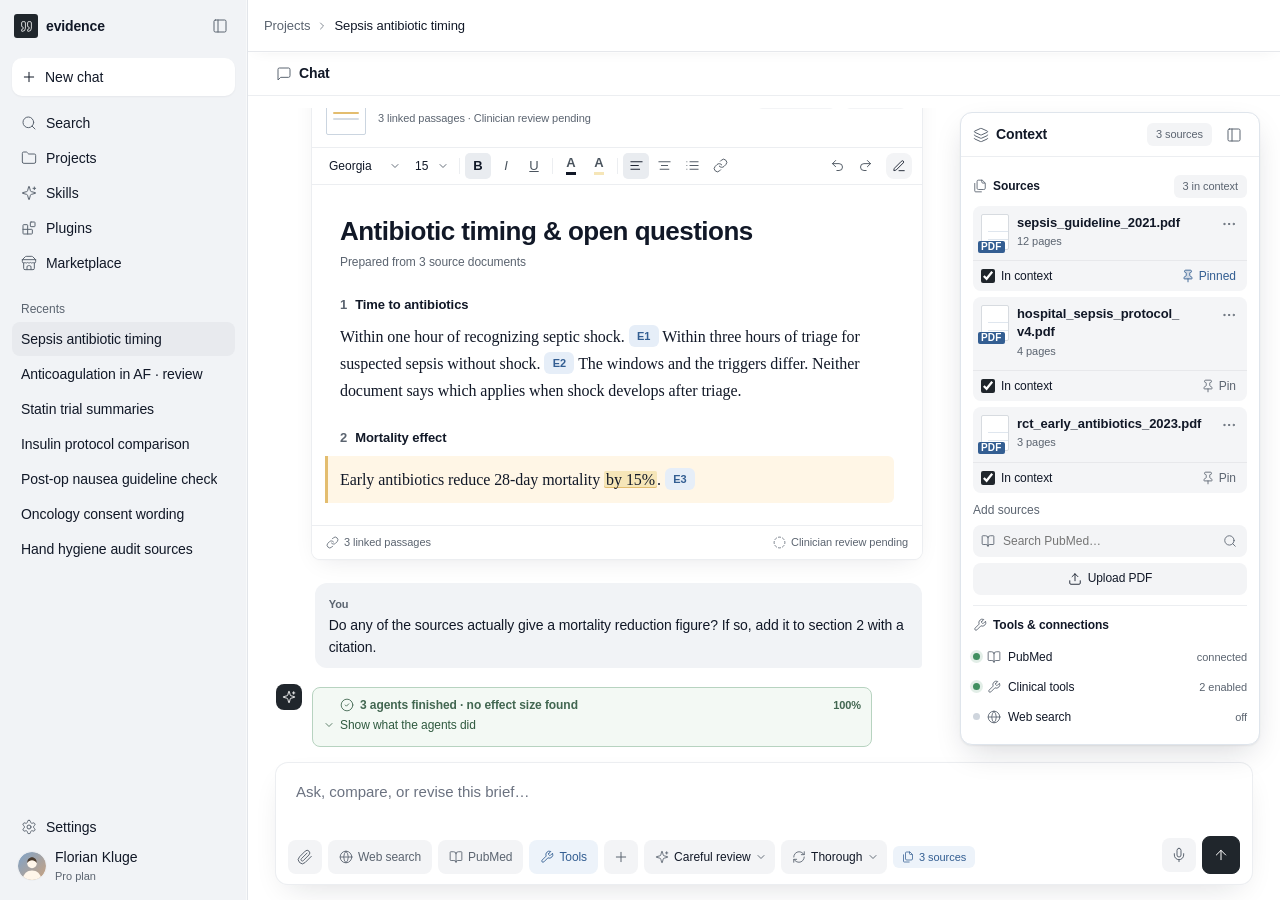
<file: index.html>
<!DOCTYPE html>
<html lang="en">
<head>
  <meta charset="UTF-8">
  <meta name="viewport" content="width=device-width, initial-scale=1">
  <meta name="color-scheme" content="light">
  <title>Sepsis antibiotic timing · Workspace · evidence</title>
  <link rel="stylesheet" href="styles.css">
</head>
<body>
<a class="skip-link" href="#composer-input">Skip to chat</a>
<svg xmlns="http://www.w3.org/2000/svg" class="icon-sprite" aria-hidden="true" focusable="false"><defs>
<symbol id="i-file-text" viewBox="0 0 24 24"><path d="M15 2H6a2 2 0 0 0-2 2v16a2 2 0 0 0 2 2h12a2 2 0 0 0 2-2V7Z"/><path d="M14 2v4a2 2 0 0 0 2 2h4"/><path d="M10 9H8"/><path d="M16 13H8"/><path d="M16 17H8"/></symbol>
<symbol id="i-files" viewBox="0 0 24 24"><path d="M20 7h-3a2 2 0 0 1-2-2V2"/><path d="M9 18a2 2 0 0 1-2-2V4a2 2 0 0 1 2-2h7l5 5v9a2 2 0 0 1-2 2Z"/><path d="M3 7.6v12.8A1.6 1.6 0 0 0 4.6 22h9.8"/></symbol>
<symbol id="i-file-pen" viewBox="0 0 24 24"><path d="M12.5 22H18a2 2 0 0 0 2-2V7l-5-5H6a2 2 0 0 0-2 2v9.5"/><path d="M14 2v4a2 2 0 0 0 2 2h4"/><path d="M13.378 15.626a1 1 0 1 0-3.004-3.004l-5.01 5.012a2 2 0 0 0-.506.854l-.837 2.87a.5.5 0 0 0 .62.62l2.87-.837a2 2 0 0 0 .854-.506z"/></symbol>
<symbol id="i-quote" viewBox="0 0 24 24"><path d="M16 3a2 2 0 0 0-2 2v6a2 2 0 0 0 2 2 1 1 0 0 1 1 1v1a2 2 0 0 1-2 2 1 1 0 0 0-1 1v2a1 1 0 0 0 1 1 6 6 0 0 0 6-6V5a2 2 0 0 0-2-2z"/><path d="M5 3a2 2 0 0 0-2 2v6a2 2 0 0 0 2 2 1 1 0 0 1 1 1v1a2 2 0 0 1-2 2 1 1 0 0 0-1 1v2a1 1 0 0 0 1 1 6 6 0 0 0 6-6V5a2 2 0 0 0-2-2z"/></symbol>
<symbol id="i-sparkles" viewBox="0 0 24 24"><path d="M9.937 15.5A2 2 0 0 0 8.5 14.063l-6.135-1.582a.5.5 0 0 1 0-.962L8.5 9.936A2 2 0 0 0 9.937 8.5l1.582-6.135a.5.5 0 0 1 .963 0L14.063 8.5A2 2 0 0 0 15.5 9.937l6.135 1.581a.5.5 0 0 1 0 .964L15.5 14.063a2 2 0 0 0-1.437 1.437l-1.582 6.135a.5.5 0 0 1-.963 0z"/><path d="M20 3v4"/><path d="M22 5h-4"/></symbol>
<symbol id="i-arrow-up" viewBox="0 0 24 24"><path d="m5 12 7-7 7 7"/><path d="M12 19V5"/></symbol>
<symbol id="i-arrow-left" viewBox="0 0 24 24"><path d="m12 19-7-7 7-7"/><path d="M19 12H5"/></symbol>
<symbol id="i-arrow-up-right" viewBox="0 0 24 24"><path d="M7 7h10v10"/><path d="M7 17 17 7"/></symbol>
<symbol id="i-pin" viewBox="0 0 24 24"><path d="M12 17v5"/><path d="M9 10.76a2 2 0 0 1-1.11 1.79l-1.78.9A2 2 0 0 0 5 15.24V16a1 1 0 0 0 1 1h12a1 1 0 0 0 1-1v-.76a2 2 0 0 0-1.11-1.79l-1.78-.9A2 2 0 0 1 15 10.76V7a1 1 0 0 1 1-1 2 2 0 0 0 0-4H8a2 2 0 0 0 0 4 1 1 0 0 1 1 1z"/></symbol>
<symbol id="i-ellipsis" viewBox="0 0 24 24"><circle cx="12" cy="12" r="1"/><circle cx="19" cy="12" r="1"/><circle cx="5" cy="12" r="1"/></symbol>
<symbol id="i-circle-check" viewBox="0 0 24 24"><circle cx="12" cy="12" r="10"/><path d="m9 12 2 2 4-4"/></symbol>
<symbol id="i-circle-alert" viewBox="0 0 24 24"><circle cx="12" cy="12" r="10"/><path d="M12 8v4"/><path d="M12 16h.01"/></symbol>
<symbol id="i-circle-help" viewBox="0 0 24 24"><circle cx="12" cy="12" r="10"/><path d="M9.09 9a3 3 0 0 1 5.83 1c0 2-3 3-3 3"/><path d="M12 17h.01"/></symbol>
<symbol id="i-circle-x" viewBox="0 0 24 24"><circle cx="12" cy="12" r="10"/><path d="m15 9-6 6"/><path d="m9 9 6 6"/></symbol>
<symbol id="i-circle-dashed" viewBox="0 0 24 24"><path d="M10.1 2.18a9.93 9.93 0 0 1 3.8 0"/><path d="M17.6 3.71a9.95 9.95 0 0 1 2.69 2.7"/><path d="M21.82 10.1a9.93 9.93 0 0 1 0 3.8"/><path d="M20.29 17.6a9.95 9.95 0 0 1-2.7 2.69"/><path d="M13.9 21.82a9.94 9.94 0 0 1-3.8 0"/><path d="M6.4 20.29a9.95 9.95 0 0 1-2.69-2.7"/><path d="M2.18 13.9a9.93 9.93 0 0 1 0-3.8"/><path d="M3.71 6.4a9.95 9.95 0 0 1 2.7-2.69"/></symbol>
<symbol id="i-refresh" viewBox="0 0 24 24"><path d="M3 12a9 9 0 0 1 9-9 9.75 9.75 0 0 1 6.74 2.74L21 8"/><path d="M21 3v5h-5"/><path d="M21 12a9 9 0 0 1-9 9 9.75 9.75 0 0 1-6.74-2.74L3 16"/><path d="M8 16H3v5"/></symbol>
<symbol id="i-workflow" viewBox="0 0 24 24"><rect width="8" height="8" x="3" y="3" rx="2"/><path d="M7 11v4a2 2 0 0 0 2 2h4"/><rect width="8" height="8" x="13" y="13" rx="2"/></symbol>
<symbol id="i-chevron-down" viewBox="0 0 24 24"><path d="m6 9 6 6 6-6"/></symbol>
<symbol id="i-chevron-right" viewBox="0 0 24 24"><path d="m9 18 6-6-6-6"/></symbol>
<symbol id="i-message" viewBox="0 0 24 24"><path d="M21 15a2 2 0 0 1-2 2H7l-4 4V5a2 2 0 0 1 2-2h14a2 2 0 0 1 2 2z"/></symbol>
<symbol id="i-pen-line" viewBox="0 0 24 24"><path d="M12 20h9"/><path d="M16.376 3.622a1 1 0 0 1 3.002 3.002L7.368 18.635a2 2 0 0 1-.855.506l-2.872.838a.5.5 0 0 1-.62-.62l.838-2.872a2 2 0 0 1 .506-.854z"/></symbol>
<symbol id="i-eye" viewBox="0 0 24 24"><path d="M2.062 12.348a1 1 0 0 1 0-.696 10.75 10.75 0 0 1 19.876 0 1 1 0 0 1 0 .696 10.75 10.75 0 0 1-19.876 0"/><circle cx="12" cy="12" r="3"/></symbol>
<symbol id="i-undo" viewBox="0 0 24 24"><path d="M9 14 4 9l5-5"/><path d="M4 9h10.5a5.5 5.5 0 0 1 5.5 5.5 5.5 5.5 0 0 1-5.5 5.5H11"/></symbol>
<symbol id="i-upload" viewBox="0 0 24 24"><path d="M21 15v4a2 2 0 0 1-2 2H5a2 2 0 0 1-2-2v-4"/><path d="m17 8-5-5-5 5"/><path d="M12 3v12"/></symbol>
<symbol id="i-trash" viewBox="0 0 24 24"><path d="M3 6h18"/><path d="M19 6v14c0 1-1 2-2 2H7c-1 0-2-1-2-2V6"/><path d="M8 6V4c0-1 1-2 2-2h4c1 0 2 1 2 2v2"/></symbol>
<symbol id="i-link" viewBox="0 0 24 24"><path d="M10 13a5 5 0 0 0 7.54.54l3-3a5 5 0 0 0-7.07-7.07l-1.72 1.71"/><path d="M14 11a5 5 0 0 0-7.54-.54l-3 3a5 5 0 0 0 7.07 7.07l1.71-1.71"/></symbol>
<symbol id="i-plus" viewBox="0 0 24 24"><path d="M5 12h14"/><path d="M12 5v14"/></symbol>
<symbol id="i-table" viewBox="0 0 24 24"><path d="M12 3v18"/><rect width="18" height="18" x="3" y="3" rx="2"/><path d="M3 9h18"/><path d="M3 15h18"/></symbol>
<symbol id="i-list-checks" viewBox="0 0 24 24"><path d="m3 17 2 2 4-4"/><path d="m3 7 2 2 4-4"/><path d="M13 6h8"/><path d="M13 12h8"/><path d="M13 18h8"/></symbol>
<symbol id="i-user" viewBox="0 0 24 24"><path d="M19 21v-2a4 4 0 0 0-4-4H9a4 4 0 0 0-4 4v2"/><circle cx="12" cy="7" r="4"/></symbol>
<symbol id="i-x" viewBox="0 0 24 24"><path d="M18 6 6 18"/><path d="m6 6 12 12"/></symbol>
<symbol id="i-book" viewBox="0 0 24 24"><path d="M12 7v14"/><path d="M3 18a1 1 0 0 1-1-1V4a1 1 0 0 1 1-1h5a4 4 0 0 1 4 4 4 4 0 0 1 4-4h5a1 1 0 0 1 1 1v13a1 1 0 0 1-1 1h-6a3 3 0 0 0-3 3 3 3 0 0 0-3-3z"/></symbol>
<symbol id="i-scale" viewBox="0 0 24 24"><path d="m16 16 3-8 3 8c-.87.65-1.92 1-3 1s-2.13-.35-3-1Z"/><path d="m2 16 3-8 3 8c-.87.65-1.92 1-3 1s-2.13-.35-3-1Z"/><path d="M7 21h10"/><path d="M12 3v18"/><path d="M3 7h2c2 0 5-1 7-2 2 1 5 2 7 2h2"/></symbol>
<symbol id="i-history" viewBox="0 0 24 24"><path d="M3 12a9 9 0 1 0 9-9 9.75 9.75 0 0 0-6.74 2.74L3 8"/><path d="M3 3v5h5"/><path d="M12 7v5l4 2"/></symbol>
<symbol id="i-check" viewBox="0 0 24 24"><path d="M20 6 9 17l-5-5"/></symbol>
<symbol id="i-paperclip" viewBox="0 0 24 24"><path d="m21.44 11.05-9.19 9.19a6 6 0 0 1-8.49-8.49l8.57-8.57A4 4 0 1 1 18 8.84l-8.59 8.57a2 2 0 0 1-2.83-2.83l8.49-8.48"/></symbol>
<symbol id="i-globe" viewBox="0 0 24 24"><circle cx="12" cy="12" r="10"/><path d="M12 2a14.5 14.5 0 0 0 0 20 14.5 14.5 0 0 0 0-20"/><path d="M2 12h20"/></symbol>
<symbol id="i-wrench" viewBox="0 0 24 24"><path d="M14.7 6.3a1 1 0 0 0 0 1.4l1.6 1.6a1 1 0 0 0 1.4 0l3.77-3.77a6 6 0 0 1-7.94 7.94l-6.91 6.91a2.12 2.12 0 0 1-3-3l6.91-6.91a6 6 0 0 1 7.94-7.94l-3.76 3.76z"/></symbol>
<symbol id="i-mic" viewBox="0 0 24 24"><path d="M12 2a3 3 0 0 0-3 3v7a3 3 0 0 0 6 0V5a3 3 0 0 0-3-3Z"/><path d="M19 10v2a7 7 0 0 1-14 0v-2"/><path d="M12 19v3"/></symbol>
<symbol id="i-align-left" viewBox="0 0 24 24"><path d="M15 12H3"/><path d="M17 18H3"/><path d="M21 6H3"/></symbol>
<symbol id="i-align-center" viewBox="0 0 24 24"><path d="M17 12H7"/><path d="M19 18H5"/><path d="M21 6H3"/></symbol>
<symbol id="i-list" viewBox="0 0 24 24"><path d="M3 12h.01"/><path d="M3 18h.01"/><path d="M3 6h.01"/><path d="M8 12h13"/><path d="M8 18h13"/><path d="M8 6h13"/></symbol>
<symbol id="i-list-ordered" viewBox="0 0 24 24"><path d="M10 12h11"/><path d="M10 18h11"/><path d="M10 6h11"/><path d="M4 10h2"/><path d="M4 6h1v4"/><path d="M6 18H4c0-1 2-2 2-3s-1-1.5-2-1"/></symbol>
<symbol id="i-redo" viewBox="0 0 24 24"><path d="m15 14 5-5-5-5"/><path d="M20 9H9.5A5.5 5.5 0 0 0 4 14.5 5.5 5.5 0 0 0 9.5 20H13"/></symbol>
<symbol id="i-panel-left" viewBox="0 0 24 24"><rect width="18" height="18" x="3" y="3" rx="2"/><path d="M9 3v18"/></symbol>
<symbol id="i-blocks" viewBox="0 0 24 24"><rect width="7" height="7" x="14" y="3" rx="1"/><path d="M10 21V8a1 1 0 0 0-1-1H4a1 1 0 0 0-1 1v12a1 1 0 0 0 1 1h12a1 1 0 0 0 1-1v-5a1 1 0 0 0-1-1H3"/></symbol>
<symbol id="i-settings" viewBox="0 0 24 24"><path d="M12.22 2h-.44a2 2 0 0 0-2 2v.18a2 2 0 0 1-1 1.73l-.43.25a2 2 0 0 1-2 0l-.15-.08a2 2 0 0 0-2.73.73l-.22.38a2 2 0 0 0 .73 2.73l.15.1a2 2 0 0 1 1 1.72v.51a2 2 0 0 1-1 1.74l-.15.09a2 2 0 0 0-.73 2.73l.22.38a2 2 0 0 0 2.73.73l.15-.08a2 2 0 0 1 2 0l.43.25a2 2 0 0 1 1 1.73V20a2 2 0 0 0 2 2h.44a2 2 0 0 0 2-2v-.18a2 2 0 0 1 1-1.73l.43-.25a2 2 0 0 1 2 0l.15.08a2 2 0 0 0 2.73-.73l.22-.39a2 2 0 0 0-.73-2.73l-.15-.08a2 2 0 0 1-1-1.74v-.5a2 2 0 0 1 1-1.74l.15-.09a2 2 0 0 0 .73-2.73l-.22-.38a2 2 0 0 0-2.73-.73l-.15.08a2 2 0 0 1-2 0l-.43-.25a2 2 0 0 1-1-1.73V4a2 2 0 0 0-2-2z"/><circle cx="12" cy="12" r="3"/></symbol>
<symbol id="i-folder" viewBox="0 0 24 24"><path d="M20 20a2 2 0 0 0 2-2V8a2 2 0 0 0-2-2h-7.9a2 2 0 0 1-1.69-.9L9.6 3.9A2 2 0 0 0 7.93 3H4a2 2 0 0 0-2 2v13a2 2 0 0 0 2 2Z"/></symbol>
<symbol id="i-search" viewBox="0 0 24 24"><circle cx="11" cy="11" r="8"/><path d="m21 21-4.3-4.3"/></symbol>
<symbol id="i-store" viewBox="0 0 24 24"><path d="m2 7 4.41-4.41A2 2 0 0 1 7.83 2h8.34a2 2 0 0 1 1.42.59L22 7"/><path d="M4 12v8a2 2 0 0 0 2 2h12a2 2 0 0 0 2-2v-8"/><path d="M15 22v-4a2 2 0 0 0-2-2h-2a2 2 0 0 0-2 2v4"/><path d="M2 7h20"/><path d="M22 7v3a2 2 0 0 1-2 2 2.7 2.7 0 0 1-1.59-.63.7.7 0 0 0-.82 0A2.7 2.7 0 0 1 16 12a2.7 2.7 0 0 1-1.59-.63.7.7 0 0 0-.82 0A2.7 2.7 0 0 1 12 12a2.7 2.7 0 0 1-1.59-.63.7.7 0 0 0-.82 0A2.7 2.7 0 0 1 8 12a2.7 2.7 0 0 1-1.59-.63.7.7 0 0 0-.82 0A2.7 2.7 0 0 1 4 12a2 2 0 0 1-2-2V7"/></symbol>
<symbol id="i-download" viewBox="0 0 24 24"><path d="M12 15V3"/><path d="M21 15v4a2 2 0 0 1-2 2H5a2 2 0 0 1-2-2v-4"/><path d="m7 10 5 5 5-5"/></symbol>
<symbol id="i-layers" viewBox="0 0 24 24"><path d="M12.83 2.18a2 2 0 0 0-1.66 0L2.6 6.08a1 1 0 0 0 0 1.83l8.58 3.91a2 2 0 0 0 1.66 0l8.58-3.9a1 1 0 0 0 0-1.83z"/><path d="M2 12a1 1 0 0 0 .58.91l8.6 3.91a2 2 0 0 0 1.65 0l8.58-3.9A1 1 0 0 0 22 12"/><path d="M2 17a1 1 0 0 0 .58.91l8.6 3.91a2 2 0 0 0 1.65 0l8.58-3.9A1 1 0 0 0 22 17"/></symbol>
</defs></svg>

<input type="checkbox" id="sb-toggle" class="sr-only">
<div class="app">
<aside class="sidebar" aria-label="Navigation">
  <div class="sidebar__top">
    <a class="brand" href="index.html"><span class="brand__mark" aria-hidden="true"><svg class="icon"><use href="#i-quote"/></svg></span><span class="sb-label">evidence</span></a>
    <label class="sb-btn sb-toggle" for="sb-toggle" title="Collapse sidebar"><svg class="icon" aria-hidden="true"><use href="#i-panel-left"/></svg><span class="sr-only">Collapse sidebar</span></label>
  </div>
  <button type="button" class="sb-new" id="new-chat"><svg class="icon" aria-hidden="true"><use href="#i-plus"/></svg><span class="sb-label">New chat</span></button>
  <nav class="sb-menu" aria-label="Main">
    <button type="button" class="sb-item"><svg class="icon" aria-hidden="true"><use href="#i-search"/></svg><span class="sb-label">Search</span></button>
    <button type="button" class="sb-item"><svg class="icon" aria-hidden="true"><use href="#i-folder"/></svg><span class="sb-label">Projects</span></button>
    <button type="button" class="sb-item"><svg class="icon" aria-hidden="true"><use href="#i-sparkles"/></svg><span class="sb-label">Skills</span></button>
    <button type="button" class="sb-item"><svg class="icon" aria-hidden="true"><use href="#i-blocks"/></svg><span class="sb-label">Plugins</span></button>
    <a class="sb-item" href="#marketplace"><svg class="icon" aria-hidden="true"><use href="#i-store"/></svg><span class="sb-label">Marketplace</span></a>
  </nav>
  <div class="sb-section sb-label">Recents</div>
  <nav class="sb-history" aria-label="Chat history">
    <a class="sb-chat is-active" href="index.html" aria-current="page"><span class="sb-label">Sepsis antibiotic timing</span></a>
    <a class="sb-chat" href="#"><span class="sb-label">Anticoagulation in AF · review</span></a>
    <a class="sb-chat" href="#"><span class="sb-label">Statin trial summaries</span></a>
    <a class="sb-chat" href="#"><span class="sb-label">Insulin protocol comparison</span></a>
    <a class="sb-chat" href="#"><span class="sb-label">Post-op nausea guideline check</span></a>
    <a class="sb-chat" href="#"><span class="sb-label">Oncology consent wording</span></a>
    <a class="sb-chat" href="#"><span class="sb-label">Hand hygiene audit sources</span></a>
  </nav>
  <div class="sidebar__bottom">
    <button type="button" class="sb-item"><svg class="icon" aria-hidden="true"><use href="#i-settings"/></svg><span class="sb-label">Settings</span></button>
    <button type="button" class="sb-account">
      <img class="sb-avatar" src="assets/avatar.svg" alt="" width="28" height="28">
      <span class="sb-label sb-account__text"><span class="sb-account__name">Florian Kluge</span><span class="sb-account__plan">Pro plan</span></span>
    </button>
  </div>
</aside>
<div class="app__main">
<header class="topbar">
  <nav class="crumbs" aria-label="Breadcrumb">
    <a href="#">Projects</a>
    <svg class="icon" aria-hidden="true"><use href="#i-chevron-right"/></svg>
    <span class="current" aria-current="location">Sepsis antibiotic timing</span>
  </nav>
</header>


<main class="work-area">
  <div class="workspace">

    <!-- sources -->
    <input type="checkbox" id="src-toggle" class="sr-only">
    <aside class="column column--sources inspector" aria-labelledby="sources-heading">
      <div class="col-head src-bar">
        <svg class="icon" aria-hidden="true"><use href="#i-layers"/></svg>
        <h2 id="sources-heading"><span class="src-label">Context</span></h2>
        <span class="chip chip--count src-label">3 sources</span>
        <label class="sb-btn src-toggle" for="src-toggle" title="Collapse context panel"><svg class="icon" aria-hidden="true"><use href="#i-panel-left"/></svg><span class="sr-only">Collapse context panel</span></label>
      </div>
      <div class="src-rail" aria-hidden="true"><span class="src-rail__label">Context</span><span class="chip chip--count">3</span></div>

      <section class="ctx" aria-labelledby="ctx-sources">
        <h3 class="ctx__title src-label" id="ctx-sources"><svg class="icon icon--sm" aria-hidden="true"><use href="#i-files"/></svg>Sources <span class="chip chip--count">3 in context</span></h3>
      <ul class="source-list">
        <li class="source-card" id="src-guideline">
          <details class="card-menu">
            <summary aria-label="Actions for sepsis_guideline_2021.pdf"><svg class="icon" aria-hidden="true"><use href="#i-ellipsis"/></svg></summary>
            <div class="menu">
              <button type="button"><svg class="icon icon--sm" aria-hidden="true"><use href="#i-pen-line"/></svg>Rename</button>
              <button type="button"><svg class="icon icon--sm" aria-hidden="true"><use href="#i-upload"/></svg>Replace file</button>
              <hr>
              <button type="button" class="menu__danger"><svg class="icon icon--sm" aria-hidden="true"><use href="#i-trash"/></svg>Remove from project</button>
            </div>
          </details>
          <div class="source-card__body">
            <span class="thumb" role="img" aria-label="PDF file"></span>
            <div>
              <span class="source-card__name">sepsis_<wbr>guideline_<wbr>2021.pdf</span>
              <div class="source-card__meta">12 pages</div>
              <div class="source-card__tags"><span class="chip chip--source sel-tag">Cited · E1</span></div>
            </div>
          </div>
          <div class="source-card__foot">
            <label class="check"><input type="checkbox" checked> In context</label>
            <button type="button" class="pin-btn pin-btn--on"><svg class="icon icon--sm" aria-hidden="true"><use href="#i-pin"/></svg>Pinned</button>
          </div>
        </li>

        <li class="source-card" id="src-protocol">
          <details class="card-menu">
            <summary aria-label="Actions for hospital_sepsis_protocol_v4.pdf"><svg class="icon" aria-hidden="true"><use href="#i-ellipsis"/></svg></summary>
            <div class="menu">
              <button type="button"><svg class="icon icon--sm" aria-hidden="true"><use href="#i-pen-line"/></svg>Rename</button>
              <button type="button"><svg class="icon icon--sm" aria-hidden="true"><use href="#i-upload"/></svg>Replace file</button>
              <hr>
              <button type="button" class="menu__danger"><svg class="icon icon--sm" aria-hidden="true"><use href="#i-trash"/></svg>Remove from project</button>
            </div>
          </details>
          <div class="source-card__body">
            <span class="thumb" role="img" aria-label="PDF file"></span>
            <div>
              <span class="source-card__name">hospital_<wbr>sepsis_<wbr>protocol_<wbr>v4.pdf</span>
              <div class="source-card__meta">4 pages</div>
              <div class="source-card__tags"><span class="chip chip--source sel-tag">Cited · E2</span></div>
            </div>
          </div>
          <div class="source-card__foot">
            <label class="check"><input type="checkbox" checked> In context</label>
            <button type="button" class="pin-btn"><svg class="icon icon--sm" aria-hidden="true"><use href="#i-pin"/></svg>Pin</button>
          </div>
        </li>

        <li class="source-card" id="src-trial">
          <details class="card-menu">
            <summary aria-label="Actions for rct_early_antibiotics_2023.pdf"><svg class="icon" aria-hidden="true"><use href="#i-ellipsis"/></svg></summary>
            <div class="menu">
              <button type="button"><svg class="icon icon--sm" aria-hidden="true"><use href="#i-pen-line"/></svg>Rename</button>
              <button type="button"><svg class="icon icon--sm" aria-hidden="true"><use href="#i-upload"/></svg>Replace file</button>
              <hr>
              <button type="button" class="menu__danger"><svg class="icon icon--sm" aria-hidden="true"><use href="#i-trash"/></svg>Remove from project</button>
            </div>
          </details>
          <div class="source-card__body">
            <span class="thumb" role="img" aria-label="PDF file"></span>
            <div>
              <span class="source-card__name">rct_<wbr>early_<wbr>antibiotics_<wbr>2023.pdf</span>
              <div class="source-card__meta">3 pages</div>
              <div class="source-card__tags"><span class="chip chip--source sel-tag">Cited · E3</span></div>
            </div>
          </div>
          <div class="source-card__foot">
            <label class="check"><input type="checkbox" checked> In context</label>
            <button type="button" class="pin-btn"><svg class="icon icon--sm" aria-hidden="true"><use href="#i-pin"/></svg>Pin</button>
          </div>
        </li>
      </ul>

      <div class="src-add src-label">
        <h3 class="src-add__title">Add sources</h3>
        <label class="src-add__field"><svg class="icon icon--sm" aria-hidden="true"><use href="#i-book"/></svg><span class="sr-only">Search PubMed</span><input type="search" placeholder="Search PubMed…"><button type="button" class="src-add__go" aria-label="Search PubMed"><svg class="icon icon--sm" aria-hidden="true"><use href="#i-search"/></svg></button></label>
        <label class="btn src-add__upload"><input type="file" class="sr-only" accept="application/pdf"><svg class="icon icon--sm" aria-hidden="true"><use href="#i-upload"/></svg>Upload PDF</label>
      </div>
      </section>

      <section class="ctx src-label" aria-labelledby="ctx-tools">
        <h3 class="ctx__title" id="ctx-tools"><svg class="icon icon--sm" aria-hidden="true"><use href="#i-wrench"/></svg>Tools &amp; connections</h3>
        <ul class="conn">
          <li class="conn__item"><span class="conn__dot conn__dot--on" aria-hidden="true"></span><svg class="icon icon--sm" aria-hidden="true"><use href="#i-book"/></svg><span class="conn__name">PubMed</span><span class="conn__state">connected</span></li>
          <li class="conn__item"><span class="conn__dot conn__dot--on" aria-hidden="true"></span><svg class="icon icon--sm" aria-hidden="true"><use href="#i-wrench"/></svg><span class="conn__name">Clinical tools</span><span class="conn__state">2 enabled</span></li>
          <li class="conn__item"><span class="conn__dot" aria-hidden="true"></span><svg class="icon icon--sm" aria-hidden="true"><use href="#i-globe"/></svg><span class="conn__name">Web search</span><span class="conn__state">off</span></li>
        </ul>
      </section>
    </aside>

    <!-- working document and chat -->
    <section class="column column--center" aria-labelledby="chat-heading">
      <section class="chat chat--main" aria-labelledby="chat-heading">
        <div class="col-head chat__bar">
          <svg class="icon" aria-hidden="true"><use href="#i-message"/></svg>
          <h2 id="chat-heading">Chat</h2>
        </div>
        <div class="chat__thread" id="thread">
          <div class="msg msg--user">
            <div class="msg__bubble">
              <span class="msg__name">You</span>
              <p class="msg__text">Compare these documents and draft a short clinical brief. Flag anything I need to verify.</p>
            </div>
          </div>
          <div class="msg msg--ai">
            <span class="msg__who msg__who--ai" aria-hidden="true"><svg class="icon"><use href="#i-sparkles"/></svg></span>
            <div class="msg__body">
              <p class="msg__text">The brief is ready. The timing windows differ, and the mortality figure needs support.</p>
            </div>
            <details class="msg-menu">
              <summary aria-label="Message actions"><svg class="icon" aria-hidden="true"><use href="#i-ellipsis"/></svg></summary>
              <div class="menu">
                <button type="button" data-action="copy"><svg class="icon icon--sm" aria-hidden="true"><use href="#i-files"/></svg>Copy</button>
                <button type="button" data-action="branch"><svg class="icon icon--sm" aria-hidden="true"><use href="#i-workflow"/></svg>Branch into new chat</button>
                <button type="button" data-action="regenerate"><svg class="icon icon--sm" aria-hidden="true"><use href="#i-refresh"/></svg>Regenerate</button>
              </div>
            </details>
          </div>
          <div class="msg msg--doc">
            <details class="docfold">
              <summary class="docfold__summary" aria-label="Clinical brief, draft v3. Expand or collapse the document">
                <span class="docfold__row">
                  <span class="docfold__thumb" aria-hidden="true"><i></i><i></i><i></i><i class="hl"></i><i></i></span>
                  <span class="docfold__text">
                    <span class="docfold__title">Clinical brief <span class="badge-draft">DRAFT</span></span>
                    <span class="docfold__meta">3 linked passages · Clinician review pending</span>
                    <span class="docfold__excerpt">Antibiotic timing &amp; open questions. Within one hour of recognizing septic shock. Within three hours of triage for suspected sepsis without shock. The windows and the triggers differ.</span>
                  </span>
                  <span class="docfold__actions">
                    <span class="btn btn--sm docfold__toggle"><span class="docfold__label-open">Expand</span><span class="docfold__label-close">Collapse</span><svg class="icon icon--sm" aria-hidden="true"><use href="#i-chevron-down"/></svg></span>
                    <a class="btn btn--sm docfold__open" href="#doc-modal">Open <svg class="icon icon--sm" aria-hidden="true"><use href="#i-arrow-up-right"/></svg></a>
                  </span>
                </span>
              </summary>
        <article class="paper" id="draft" aria-label="Clinical brief, draft v3">
          <div class="fmt-bar" role="toolbar" aria-label="Formatting">
            <label class="sr-only" for="fmt-font">Font</label>
            <select id="fmt-font" class="fmt-select"><option>Georgia</option><option>Inter</option><option>Times New Roman</option></select>
            <label class="sr-only" for="fmt-size">Font size</label>
            <select id="fmt-size" class="fmt-select fmt-select--sm"><option>11</option><option>12</option><option>13</option><option>14</option><option selected>15</option><option>16</option><option>18</option><option>24</option></select>
            <span class="fmt-sep"></span>
            <button type="button" class="fmt-btn fmt-btn--on" aria-label="Bold" aria-pressed="true"><b>B</b></button>
            <button type="button" class="fmt-btn" aria-label="Italic"><i>I</i></button>
            <button type="button" class="fmt-btn" aria-label="Underline"><u>U</u></button>
            <span class="fmt-sep"></span>
            <label class="fmt-btn fmt-color" title="Text color"><span class="fmt-color__a">A</span><input type="color" value="#202326" aria-label="Text color"></label>
            <label class="fmt-btn fmt-color" title="Highlight"><span class="fmt-color__a fmt-color__a--hl">A</span><input type="color" value="#f6e6b8" aria-label="Highlight color"></label>
            <span class="fmt-sep"></span>
            <button type="button" class="fmt-btn fmt-btn--on" aria-label="Align left" aria-pressed="true"><svg class="icon" aria-hidden="true"><use href="#i-align-left"/></svg></button>
            <button type="button" class="fmt-btn" aria-label="Align center"><svg class="icon" aria-hidden="true"><use href="#i-align-center"/></svg></button>
            <button type="button" class="fmt-btn" aria-label="Bulleted list"><svg class="icon" aria-hidden="true"><use href="#i-list"/></svg></button>
            <button type="button" class="fmt-btn" aria-label="Insert link"><svg class="icon" aria-hidden="true"><use href="#i-link"/></svg></button>
            <span class="fmt-spacer"></span>
            <button type="button" class="fmt-btn fmt-btn--extra" aria-label="Undo"><svg class="icon" aria-hidden="true"><use href="#i-undo"/></svg></button>
            <button type="button" class="fmt-btn fmt-btn--extra" aria-label="Redo"><svg class="icon" aria-hidden="true"><use href="#i-redo"/></svg></button>
            <button type="button" class="btn btn--sm fmt-edit" aria-label="Edit paragraph" title="Edit paragraph"><svg class="icon icon--sm" aria-hidden="true"><use href="#i-pen-line"/></svg><span class="fmt-edit__label">Edit paragraph</span></button>
          </div>
          <div class="paper__body">
            <div class="doc">
              <h2>Antibiotic timing &amp; open questions</h2>
              <p class="prepared">Prepared from 3 source documents</p>

              <h3><span class="num">1</span>Time to antibiotics</h3>
              <p>Within one hour of recognizing septic shock.<a class="cite has-tip" href="#src-guideline" aria-label="Evidence E1, sepsis_guideline_2021.pdf">E1<span class="tip" aria-hidden="true"><span class="tip__head"><svg class="icon icon--xs" aria-hidden="true"><use href="#i-quote"/></svg>Source excerpt<span class="cite">E1</span></span><span class="tip__quote">“Antimicrobials should be administered <mark>within one hour of recognition</mark> of septic shock.”</span><span class="tip__match tip__match--exact"><svg class="icon icon--xs" aria-hidden="true"><use href="#i-circle-check"/></svg>Exact words from the source</span><span class="tip__src"><span class="chip chip--source"><svg class="icon icon--xs"><use href="#i-file-text"/></svg>sepsis_guideline_2021.pdf</span><span class="tip__meta">Page 6 · Rec. 12</span></span></span></a> Within three hours of triage for suspected sepsis without shock.<a class="cite has-tip" href="#src-protocol" aria-label="Evidence E2, hospital_sepsis_protocol_v4.pdf">E2<span class="tip" aria-hidden="true"><span class="tip__head"><svg class="icon icon--xs" aria-hidden="true"><use href="#i-quote"/></svg>Source excerpt<span class="cite">E2</span></span><span class="tip__quote">“Empiric antibiotics must be started <mark>within three hours of triage</mark> for suspected sepsis without shock.”</span><span class="tip__match tip__match--exact"><svg class="icon icon--xs" aria-hidden="true"><use href="#i-circle-check"/></svg>Exact words from the source</span><span class="tip__src"><span class="chip chip--source"><svg class="icon icon--xs"><use href="#i-file-text"/></svg>hospital_sepsis_protocol_v4.pdf</span><span class="tip__meta">Page 2 · §3</span></span></span></a> The windows and the triggers differ. Neither document says which applies when shock develops after triage.</p>

              <h3><span class="num">2</span>Mortality effect</h3>
              <p class="attention" id="mortality-statement">Early antibiotics reduce 28-day mortality <mark class="unsupported has-tip" tabindex="0">by 15%<span class="tip" aria-hidden="true"><span class="tip__head"><svg class="icon icon--xs" aria-hidden="true"><use href="#i-quote"/></svg>Source excerpt<span class="cite">E3</span></span><span class="tip__quote">“Early antibiotic administration was associated with <mark>lower 28-day mortality</mark> in the intervention group.”</span><span class="tip__match tip__match--para"><svg class="icon icon--xs" aria-hidden="true"><use href="#i-circle-alert"/></svg>Paraphrase · the brief’s wording differs from the source</span><span class="tip__note">No percentage stated in the cited passage.</span><span class="tip__src"><span class="chip chip--source"><svg class="icon icon--xs"><use href="#i-file-text"/></svg>rct_early_antibiotics_2023.pdf</span><span class="tip__meta">Page 2 · Results</span></span></span></mark>.<a class="cite has-tip" href="#src-trial" aria-label="Evidence E3, rct_early_antibiotics_2023.pdf">E3<span class="tip" aria-hidden="true"><span class="tip__head"><svg class="icon icon--xs" aria-hidden="true"><use href="#i-quote"/></svg>Source excerpt<span class="cite">E3</span></span><span class="tip__quote">“Early antibiotic administration was associated with <mark>lower 28-day mortality</mark> in the intervention group.”</span><span class="tip__match tip__match--para"><svg class="icon icon--xs" aria-hidden="true"><use href="#i-circle-alert"/></svg>Paraphrase · the brief’s wording differs from the source</span><span class="tip__src"><span class="chip chip--source"><svg class="icon icon--xs"><use href="#i-file-text"/></svg>rct_early_antibiotics_2023.pdf</span><span class="tip__meta">Page 2 · Results</span></span></span></a></p>
            </div>
          </div>
          <div class="paper__footer">
            <span><svg class="icon" aria-hidden="true"><use href="#i-link"/></svg>3 linked passages</span>
            <span><svg class="icon" aria-hidden="true"><use href="#i-circle-dashed"/></svg>Clinician review pending</span>
          </div>
        </article>
            </details>
          </div>
          <div class="msg msg--user">
            <div class="msg__bubble">
              <span class="msg__name">You</span>
              <p class="msg__text">Do any of the sources actually give a mortality reduction figure? If so, add it to section 2 with a citation.</p>
            </div>
          </div>
          <div class="msg msg--ai msg--working" aria-live="polite">
            <span class="msg__who msg__who--ai" aria-hidden="true"><svg class="icon"><use href="#i-sparkles"/></svg></span>
            <div class="msg__body">
              <div class="activity">
                <div class="activity__head">
                  <span class="working__dots" aria-hidden="true"><i></i><i></i><i></i></span>
                  <span class="activity__title"><span class="activity__title-live">3 agents are exploring 3 documents</span><span class="activity__title-done"><svg class="icon icon--sm" aria-hidden="true"><use href="#i-circle-check"/></svg>3 agents finished · no effect size found</span></span>
                  <span class="activity__pct" aria-hidden="true"></span>
                  <span class="sr-only">Progress updates as agents read the sources.</span>
                </div>
                <div class="activity__live">
                <div class="activity__bar" aria-hidden="true"><i></i></div>
                <ul class="agents">
                  <li class="agent agent--1" data-src="src-guideline" tabindex="0" role="button" aria-label="Reader 1: show source">
                    <span class="agent__mark" aria-hidden="true"><svg class="icon icon--xs agent__mark-live"><use href="#i-sparkles"/></svg><svg class="icon icon--xs agent__mark-done"><use href="#i-check"/></svg></span>
                    <span class="agent__text">
                      <span class="agent__name">Reader 1 <span class="agent__status"></span></span>
                      <span class="agent__task"><span class="chip chip--source"><svg class="icon icon--xs" aria-hidden="true"><use href="#i-file-text"/></svg>sepsis_guideline_2021.pdf</span><span class="agent__page">page <b class="agent__num"></b> of 12</span></span>
                    </span>
                    <span class="agent__bar" aria-hidden="true"><i></i></span>
                  </li>
                  <li class="agent agent--2" data-src="src-protocol" tabindex="0" role="button" aria-label="Reader 2: show source">
                    <span class="agent__mark" aria-hidden="true"><svg class="icon icon--xs agent__mark-live"><use href="#i-sparkles"/></svg><svg class="icon icon--xs agent__mark-done"><use href="#i-check"/></svg></span>
                    <span class="agent__text">
                      <span class="agent__name">Reader 2 <span class="agent__status"></span></span>
                      <span class="agent__task"><span class="chip chip--source"><svg class="icon icon--xs" aria-hidden="true"><use href="#i-file-text"/></svg>hospital_sepsis_protocol_v4.pdf</span><span class="agent__page">page <b class="agent__num"></b> of 4</span></span>
                    </span>
                    <span class="agent__bar" aria-hidden="true"><i></i></span>
                  </li>
                  <li class="agent agent--3" data-src="src-trial" tabindex="0" role="button" aria-label="Reader 3: show source">
                    <span class="agent__mark" aria-hidden="true"><svg class="icon icon--xs agent__mark-live"><use href="#i-sparkles"/></svg><svg class="icon icon--xs agent__mark-done"><use href="#i-check"/></svg></span>
                    <span class="agent__text">
                      <span class="agent__name">Reader 3 <span class="agent__status"></span></span>
                      <span class="agent__task"><span class="chip chip--source"><svg class="icon icon--xs" aria-hidden="true"><use href="#i-file-text"/></svg>rct_early_antibiotics_2023.pdf</span><span class="agent__page">page <b class="agent__num"></b> of 3</span></span>
                    </span>
                    <span class="agent__bar" aria-hidden="true"><i></i></span>
                  </li>
                </ul>
                <ol class="steps" aria-label="Steps">
                  <li class="step-item step-item--1"><span class="step-item__icon" aria-hidden="true"><svg class="icon icon--xs step-item__check"><use href="#i-check"/></svg><i class="step-item__spin"></i></span>Read sources</li>
                  <li class="step-item step-item--2"><span class="step-item__icon" aria-hidden="true"><svg class="icon icon--xs step-item__check"><use href="#i-check"/></svg><i class="step-item__spin"></i></span>Find effect sizes</li>
                  <li class="step-item step-item--3"><span class="step-item__icon" aria-hidden="true"><svg class="icon icon--xs step-item__check"><use href="#i-check"/></svg><i class="step-item__spin"></i></span>Compare passages</li>
                  <li class="step-item step-item--4"><span class="step-item__icon" aria-hidden="true"><svg class="icon icon--xs step-item__check"><use href="#i-check"/></svg><i class="step-item__spin"></i></span>Revise section 2</li>
                </ol>
                </div>
                <details class="activity__more">
                  <summary><svg class="icon icon--xs" aria-hidden="true"><use href="#i-chevron-down"/></svg>Show what the agents did</summary>
                  <div class="activity__record">
                    <div class="activity__bar activity__bar--final" aria-hidden="true"><i></i></div>
                <ul class="agents agents--final">
                  <li class="agent agent--1" data-src="src-guideline" tabindex="0" role="button" aria-label="Reader 1: show source">
                    <span class="agent__mark" aria-hidden="true"><svg class="icon icon--xs agent__mark-live"><use href="#i-sparkles"/></svg><svg class="icon icon--xs agent__mark-done"><use href="#i-check"/></svg></span>
                    <span class="agent__text">
                      <span class="agent__name">Reader 1 <span class="agent__status">done · no effect size</span></span>
                      <span class="agent__task"><span class="chip chip--source"><svg class="icon icon--xs" aria-hidden="true"><use href="#i-file-text"/></svg>sepsis_guideline_2021.pdf</span><span class="agent__page">page <b class="agent__num">12</b> of 12</span></span>
                    </span>
                    <span class="agent__bar" aria-hidden="true"><i></i></span>
                  </li>
                  <li class="agent agent--2" data-src="src-protocol" tabindex="0" role="button" aria-label="Reader 2: show source">
                    <span class="agent__mark" aria-hidden="true"><svg class="icon icon--xs agent__mark-live"><use href="#i-sparkles"/></svg><svg class="icon icon--xs agent__mark-done"><use href="#i-check"/></svg></span>
                    <span class="agent__text">
                      <span class="agent__name">Reader 2 <span class="agent__status">done · no effect size</span></span>
                      <span class="agent__task"><span class="chip chip--source"><svg class="icon icon--xs" aria-hidden="true"><use href="#i-file-text"/></svg>hospital_sepsis_protocol_v4.pdf</span><span class="agent__page">page <b class="agent__num">4</b> of 4</span></span>
                    </span>
                    <span class="agent__bar" aria-hidden="true"><i></i></span>
                  </li>
                  <li class="agent agent--3" data-src="src-trial" tabindex="0" role="button" aria-label="Reader 3: show source">
                    <span class="agent__mark" aria-hidden="true"><svg class="icon icon--xs agent__mark-live"><use href="#i-sparkles"/></svg><svg class="icon icon--xs agent__mark-done"><use href="#i-check"/></svg></span>
                    <span class="agent__text">
                      <span class="agent__name">Reader 3 <span class="agent__status">done · no effect size</span></span>
                      <span class="agent__task"><span class="chip chip--source"><svg class="icon icon--xs" aria-hidden="true"><use href="#i-file-text"/></svg>rct_early_antibiotics_2023.pdf</span><span class="agent__page">page <b class="agent__num">3</b> of 3</span></span>
                    </span>
                    <span class="agent__bar" aria-hidden="true"><i></i></span>
                  </li>
                </ul>
                <ol class="steps steps--final" aria-label="Steps">
                  <li class="step-item step-item--1"><span class="step-item__icon" aria-hidden="true"><svg class="icon icon--xs step-item__check"><use href="#i-check"/></svg><i class="step-item__spin"></i></span>Read sources</li>
                  <li class="step-item step-item--2"><span class="step-item__icon" aria-hidden="true"><svg class="icon icon--xs step-item__check"><use href="#i-check"/></svg><i class="step-item__spin"></i></span>Find effect sizes</li>
                  <li class="step-item step-item--3"><span class="step-item__icon" aria-hidden="true"><svg class="icon icon--xs step-item__check"><use href="#i-check"/></svg><i class="step-item__spin"></i></span>Compare passages</li>
                  <li class="step-item step-item--4"><span class="step-item__icon" aria-hidden="true"><svg class="icon icon--xs step-item__check"><use href="#i-check"/></svg><i class="step-item__spin"></i></span>Revise section 2</li>
                </ol>
                  </div>
                </details>
              </div>
            </div>
          </div>
          <div class="msg msg--ai msg--answer">
            <span class="msg__who msg__who--ai" aria-hidden="true"><svg class="icon"><use href="#i-sparkles"/></svg></span>
            <div class="msg__body">
              <p class="msg__text" id="answer-text"></p>
              <div class="diff" id="answer-diff" hidden>
                <div class="diff__label">Section 2 · Mortality effect</div>
                <div class="diff__row diff__row--del"><span class="diff__sign" aria-hidden="true">−</span><span>Early antibiotics reduce 28-day mortality <mark>by 15%</mark>.</span></div>
                <div class="diff__row diff__row--add"><span class="diff__sign" aria-hidden="true">+</span><span>Early antibiotics were associated with lower 28-day mortality; the trial reports no effect size.</span></div>
              </div>
              <div class="answer__chips" id="answer-chips" hidden><span class="chip"><svg class="icon icon--xs" aria-hidden="true"><use href="#i-file-pen"/></svg>Section 2 revised</span><span class="chip chip--stale"><svg class="icon icon--xs" aria-hidden="true"><use href="#i-refresh"/></svg>E3 needs recheck</span><span class="chip chip--count">0 effect sizes in 3 documents · 19 pages read</span></div>
            </div>
            <details class="msg-menu">
              <summary aria-label="Message actions"><svg class="icon" aria-hidden="true"><use href="#i-ellipsis"/></svg></summary>
              <div class="menu">
                <button type="button" data-action="copy"><svg class="icon icon--sm" aria-hidden="true"><use href="#i-files"/></svg>Copy</button>
                <button type="button" data-action="branch"><svg class="icon icon--sm" aria-hidden="true"><use href="#i-workflow"/></svg>Branch into new chat</button>
                <button type="button" data-action="regenerate"><svg class="icon icon--sm" aria-hidden="true"><use href="#i-refresh"/></svg>Regenerate</button>
              </div>
            </details>
          </div>
        </div>
        <div class="composer">
          <label class="sr-only" for="composer-input">Message</label>
          <textarea id="composer-input" rows="2" placeholder="Ask, compare, or revise this brief…"></textarea>
          <div class="composer__row">
            <div class="composer__tools">
            <label class="tool-btn" title="Upload document"><input type="file" class="sr-only" accept="application/pdf"><svg class="icon" aria-hidden="true"><use href="#i-paperclip"/></svg><span class="sr-only">Upload document</span></label>
            <label class="tog"><input type="checkbox"><svg class="icon icon--sm" aria-hidden="true"><use href="#i-globe"/></svg>Web search</label>
            <label class="tog"><input type="checkbox"><svg class="icon icon--sm" aria-hidden="true"><use href="#i-book"/></svg>PubMed</label>
            <label class="tog"><input type="checkbox" checked><svg class="icon icon--sm" aria-hidden="true"><use href="#i-wrench"/></svg>Tools</label>
            <button type="button" class="tool-btn" aria-label="Add tools or sources" title="Add tools or sources"><svg class="icon" aria-hidden="true"><use href="#i-plus"/></svg></button>
            <label class="sel"><span class="sr-only">Mode</span><svg class="icon icon--sm" aria-hidden="true"><use href="#i-sparkles"/></svg><select><option>Careful review</option><option>Balanced</option><option>Quick draft</option></select></label>
            <label class="sel"><span class="sr-only">Speed</span><svg class="icon icon--sm" aria-hidden="true"><use href="#i-refresh"/></svg><select><option>Thorough</option><option>Fast</option></select></label>
            <span class="chip chip--source" id="composer-sources"><svg class="icon icon--xs" aria-hidden="true"><use href="#i-files"/></svg>3 sources</span>
            </div>
            <div class="composer__end">
            <button type="button" class="tool-btn" aria-label="Voice input"><svg class="icon" aria-hidden="true"><use href="#i-mic"/></svg></button>
            <button type="button" class="btn btn--send" id="send-btn" aria-label="Send"><svg class="icon" aria-hidden="true"><use href="#i-arrow-up"/></svg></button>
            </div>
          </div>
        </div>
      </section>
    </section>

  </div>
</main>
</div>
</div>

<div class="modal" id="doc-modal" role="dialog" aria-modal="true" aria-labelledby="modal-title">
  <a class="modal__backdrop" href="#_" aria-label="Close"></a>
  <div class="modal__panel" tabindex="-1">
    <div class="modal__head">
      <svg class="icon" aria-hidden="true"><use href="#i-file-pen"/></svg>
      <span id="modal-title" class="modal__title">Clinical brief</span>
      <span class="badge-draft">DRAFT</span>
      <span class="spacer"></span>
      <a class="btn btn--sm" href="#_"><svg class="icon icon--sm" aria-hidden="true"><use href="#i-x"/></svg>Close</a>
    </div>
    <div class="modal__body">
        <article class="paper paper--popout" id="draft-popout" aria-label="Clinical brief, draft v3">
          <div class="fmt-bar" role="toolbar" aria-label="Formatting">
            <label class="sr-only" for="fmt-font-m">Font</label>
            <select id="fmt-font-m" class="fmt-select"><option>Georgia</option><option>Inter</option><option>Times New Roman</option></select>
            <label class="sr-only" for="fmt-size-m">Font size</label>
            <select id="fmt-size-m" class="fmt-select fmt-select--sm"><option>11</option><option>12</option><option>13</option><option>14</option><option selected>15</option><option>16</option><option>18</option><option>24</option></select>
            <span class="fmt-sep"></span>
            <button type="button" class="fmt-btn fmt-btn--on" aria-label="Bold" aria-pressed="true"><b>B</b></button>
            <button type="button" class="fmt-btn" aria-label="Italic"><i>I</i></button>
            <button type="button" class="fmt-btn" aria-label="Underline"><u>U</u></button>
            <span class="fmt-sep"></span>
            <label class="fmt-btn fmt-color" title="Text color"><span class="fmt-color__a">A</span><input type="color" value="#202326" aria-label="Text color"></label>
            <label class="fmt-btn fmt-color" title="Highlight"><span class="fmt-color__a fmt-color__a--hl">A</span><input type="color" value="#f6e6b8" aria-label="Highlight color"></label>
            <span class="fmt-sep"></span>
            <button type="button" class="fmt-btn fmt-btn--on" aria-label="Align left" aria-pressed="true"><svg class="icon" aria-hidden="true"><use href="#i-align-left"/></svg></button>
            <button type="button" class="fmt-btn" aria-label="Align center"><svg class="icon" aria-hidden="true"><use href="#i-align-center"/></svg></button>
            <button type="button" class="fmt-btn" aria-label="Bulleted list"><svg class="icon" aria-hidden="true"><use href="#i-list"/></svg></button>
            <button type="button" class="fmt-btn" aria-label="Insert link"><svg class="icon" aria-hidden="true"><use href="#i-link"/></svg></button>
            <span class="fmt-spacer"></span>
            <button type="button" class="fmt-btn fmt-btn--extra" aria-label="Undo"><svg class="icon" aria-hidden="true"><use href="#i-undo"/></svg></button>
            <button type="button" class="fmt-btn fmt-btn--extra" aria-label="Redo"><svg class="icon" aria-hidden="true"><use href="#i-redo"/></svg></button>
            <button type="button" class="btn btn--sm fmt-edit" aria-label="Edit paragraph" title="Edit paragraph"><svg class="icon icon--sm" aria-hidden="true"><use href="#i-pen-line"/></svg><span class="fmt-edit__label">Edit paragraph</span></button>
          </div>
          <div class="paper__body">
            <div class="doc">
              <h2>Antibiotic timing &amp; open questions</h2>
              <p class="prepared">Prepared from 3 source documents</p>

              <h3><span class="num">1</span>Time to antibiotics</h3>
              <p>Within one hour of recognizing septic shock.<a class="cite has-tip" href="#src-guideline" aria-label="Evidence E1, sepsis_guideline_2021.pdf">E1<span class="tip" aria-hidden="true"><span class="tip__head"><svg class="icon icon--xs" aria-hidden="true"><use href="#i-quote"/></svg>Source excerpt<span class="cite">E1</span></span><span class="tip__quote">“Antimicrobials should be administered <mark>within one hour of recognition</mark> of septic shock.”</span><span class="tip__match tip__match--exact"><svg class="icon icon--xs" aria-hidden="true"><use href="#i-circle-check"/></svg>Exact words from the source</span><span class="tip__src"><span class="chip chip--source"><svg class="icon icon--xs"><use href="#i-file-text"/></svg>sepsis_guideline_2021.pdf</span><span class="tip__meta">Page 6 · Rec. 12</span></span></span></a> Within three hours of triage for suspected sepsis without shock.<a class="cite has-tip" href="#src-protocol" aria-label="Evidence E2, hospital_sepsis_protocol_v4.pdf">E2<span class="tip" aria-hidden="true"><span class="tip__head"><svg class="icon icon--xs" aria-hidden="true"><use href="#i-quote"/></svg>Source excerpt<span class="cite">E2</span></span><span class="tip__quote">“Empiric antibiotics must be started <mark>within three hours of triage</mark> for suspected sepsis without shock.”</span><span class="tip__match tip__match--exact"><svg class="icon icon--xs" aria-hidden="true"><use href="#i-circle-check"/></svg>Exact words from the source</span><span class="tip__src"><span class="chip chip--source"><svg class="icon icon--xs"><use href="#i-file-text"/></svg>hospital_sepsis_protocol_v4.pdf</span><span class="tip__meta">Page 2 · §3</span></span></span></a> The windows and the triggers differ. Neither document says which applies when shock develops after triage.</p>

              <h3><span class="num">2</span>Mortality effect</h3>
              <p class="attention" id="mortality-statement-popout">Early antibiotics reduce 28-day mortality <mark class="unsupported has-tip" tabindex="0">by 15%<span class="tip" aria-hidden="true"><span class="tip__head"><svg class="icon icon--xs" aria-hidden="true"><use href="#i-quote"/></svg>Source excerpt<span class="cite">E3</span></span><span class="tip__quote">“Early antibiotic administration was associated with <mark>lower 28-day mortality</mark> in the intervention group.”</span><span class="tip__match tip__match--para"><svg class="icon icon--xs" aria-hidden="true"><use href="#i-circle-alert"/></svg>Paraphrase · the brief’s wording differs from the source</span><span class="tip__note">No percentage stated in the cited passage.</span><span class="tip__src"><span class="chip chip--source"><svg class="icon icon--xs"><use href="#i-file-text"/></svg>rct_early_antibiotics_2023.pdf</span><span class="tip__meta">Page 2 · Results</span></span></span></mark>.<a class="cite has-tip" href="#src-trial" aria-label="Evidence E3, rct_early_antibiotics_2023.pdf">E3<span class="tip" aria-hidden="true"><span class="tip__head"><svg class="icon icon--xs" aria-hidden="true"><use href="#i-quote"/></svg>Source excerpt<span class="cite">E3</span></span><span class="tip__quote">“Early antibiotic administration was associated with <mark>lower 28-day mortality</mark> in the intervention group.”</span><span class="tip__match tip__match--para"><svg class="icon icon--xs" aria-hidden="true"><use href="#i-circle-alert"/></svg>Paraphrase · the brief’s wording differs from the source</span><span class="tip__src"><span class="chip chip--source"><svg class="icon icon--xs"><use href="#i-file-text"/></svg>rct_early_antibiotics_2023.pdf</span><span class="tip__meta">Page 2 · Results</span></span></span></a></p>
            </div>
          </div>
          <div class="paper__footer">
            <span><svg class="icon" aria-hidden="true"><use href="#i-link"/></svg>3 linked passages</span>
            <span><svg class="icon" aria-hidden="true"><use href="#i-circle-dashed"/></svg>Clinician review pending</span>
          </div>
        </article>
    </div>
  </div>
</div>
<div class="modal" id="marketplace" role="dialog" aria-modal="true" aria-labelledby="market-title">
  <a class="modal__backdrop" href="#_" aria-label="Close"></a>
  <div class="modal__panel modal__panel--wide" tabindex="-1">
    <div class="modal__head">
      <svg class="icon" aria-hidden="true"><use href="#i-store"/></svg>
      <span id="market-title" class="modal__title">Skill marketplace</span>
      <span class="chip chip--count">2 installed</span>
      <span class="spacer"></span>
      <a class="btn btn--sm" href="#_"><svg class="icon icon--sm" aria-hidden="true"><use href="#i-x"/></svg>Close</a>
    </div>
    <div class="market">
      <div class="market__bar">
        <label class="market__search"><svg class="icon icon--sm" aria-hidden="true"><use href="#i-search"/></svg><span class="sr-only">Search skills</span><input type="search" placeholder="Search skills…"></label>
        <div class="market__cats">
          <label class="tog"><input type="radio" name="cat" checked>All</label>
          <label class="tog"><input type="radio" name="cat">Clinical</label>
          <label class="tog"><input type="radio" name="cat">Research</label>
          <label class="tog"><input type="radio" name="cat">Compliance</label>
          <label class="tog"><input type="radio" name="cat">Writing</label>
        </div>
      </div>
      <ul class="skills">
        <li class="skill">
          <div class="skill__head"><span class="wf-icon" aria-hidden="true"><svg class="icon"><use href="#i-workflow"/></svg></span><div><div class="skill__name">Guideline comparison</div><div class="skill__by">evidence</div></div></div>
          <p class="skill__desc">Compare a guideline with local protocols and trials. Exact windows and criteria, cited.</p>
          <div class="skill__foot"><span class="chip">Clinical</span><span class="chip chip--count"><svg class="icon icon--xs" aria-hidden="true"><use href="#i-check"/></svg>Installed</span></div>
        </li>
        <li class="skill">
          <div class="skill__head"><span class="wf-icon" aria-hidden="true"><svg class="icon"><use href="#i-workflow"/></svg></span><div><div class="skill__name">Dose extractor</div><div class="skill__by">evidence</div></div></div>
          <p class="skill__desc">Lists every dose, route, and timing window across all sources in context.</p>
          <div class="skill__foot"><span class="chip">Clinical</span><button type="button" class="btn btn--sm"><svg class="icon icon--sm" aria-hidden="true"><use href="#i-download"/></svg>Install</button></div>
        </li>
        <li class="skill">
          <div class="skill__head"><span class="wf-icon" aria-hidden="true"><svg class="icon"><use href="#i-workflow"/></svg></span><div><div class="skill__name">Citation checker</div><div class="skill__by">evidence</div></div></div>
          <p class="skill__desc">Rechecks every citation in a brief against the current source version.</p>
          <div class="skill__foot"><span class="chip">Review</span><span class="chip chip--count"><svg class="icon icon--xs" aria-hidden="true"><use href="#i-check"/></svg>Installed</span></div>
        </li>
        <li class="skill">
          <div class="skill__head"><span class="wf-icon" aria-hidden="true"><svg class="icon"><use href="#i-workflow"/></svg></span><div><div class="skill__name">Trial finder</div><div class="skill__by">MedLex</div></div></div>
          <p class="skill__desc">Finds trials by question, not keywords, across registries and PDFs.</p>
          <div class="skill__foot"><span class="chip">Clinical</span><button type="button" class="btn btn--sm"><svg class="icon icon--sm" aria-hidden="true"><use href="#i-download"/></svg>Install</button></div>
        </li>
        <li class="skill">
          <div class="skill__head"><span class="wf-icon" aria-hidden="true"><svg class="icon"><use href="#i-workflow"/></svg></span><div><div class="skill__name">Adverse event summarizer</div><div class="skill__by">MedLex</div></div></div>
          <p class="skill__desc">Turns adverse event tables into a short list of what matters clinically.</p>
          <div class="skill__foot"><span class="chip">Clinical</span><button type="button" class="btn btn--sm"><svg class="icon icon--sm" aria-hidden="true"><use href="#i-download"/></svg>Install</button></div>
        </li>
        <li class="skill">
          <div class="skill__head"><span class="wf-icon" aria-hidden="true"><svg class="icon"><use href="#i-book"/></svg></span><div><div class="skill__name">PubMed literature review</div><div class="skill__by">Northlab</div></div></div>
          <p class="skill__desc">Pulls abstracts for a question and drafts a cited evidence table.</p>
          <div class="skill__foot"><span class="chip">Research</span><button type="button" class="btn btn--sm"><svg class="icon icon--sm" aria-hidden="true"><use href="#i-download"/></svg>Install</button></div>
        </li>
        <li class="skill">
          <div class="skill__head"><span class="wf-icon" aria-hidden="true"><svg class="icon"><use href="#i-workflow"/></svg></span><div><div class="skill__name">Protocol gap check</div><div class="skill__by">Greyline</div></div></div>
          <p class="skill__desc">Maps a local protocol against a guideline and lists the uncovered recommendations.</p>
          <div class="skill__foot"><span class="chip">Compliance</span><button type="button" class="btn btn--sm"><svg class="icon icon--sm" aria-hidden="true"><use href="#i-download"/></svg>Install</button></div>
        </li>
        <li class="skill">
          <div class="skill__head"><span class="wf-icon" aria-hidden="true"><svg class="icon"><use href="#i-workflow"/></svg></span><div><div class="skill__name">Consult notes to actions</div><div class="skill__by">Studio Tal</div></div></div>
          <p class="skill__desc">Extracts owners, follow-ups, and open questions from a consult note.</p>
          <div class="skill__foot"><span class="chip">Writing</span><button type="button" class="btn btn--sm"><svg class="icon icon--sm" aria-hidden="true"><use href="#i-download"/></svg>Install</button></div>
        </li>
      </ul>
    </div>
  </div>
</div>

<div class="toast" id="toast" role="status" aria-live="polite" hidden></div>
<script>
// prototype only: echoes typed messages, streams the scripted answer, and simulates source changes; nothing is sent anywhere
(function () {
  var input = document.getElementById('composer-input');
  var send = document.getElementById('send-btn');
  var thread = document.getElementById('thread');
  var statuses = ['Reading your message', 'Checking the 3 sources in context', 'Comparing passages', 'Drafting a reply'];
  function el(html) { var t = document.createElement('template'); t.innerHTML = html.trim(); return t.content.firstChild; }
  function esc(s) { return s.replace(/[&<>]/g, function (c) { return { '&': '&amp;', '<': '&lt;', '>': '&gt;' }[c]; }); }
  function submit() {
    var text = input.value.trim();
    if (!text) return;
    input.value = '';
    var empty = thread.querySelector('.empty'); if (empty) empty.remove();
    thread.appendChild(el('<div class="msg msg--user"><div class="msg__bubble"><span class="msg__name">You</span><p class="msg__text">' + esc(text) + '</p></div></div>'));
    var thinking = el('<div class="msg msg--ai msg--working" aria-live="polite"><span class="msg__who msg__who--ai" aria-hidden="true"><svg class="icon"><use href="#i-sparkles"/></svg></span><div class="msg__body"><p class="msg__text working"><span class="working__dots working__dots--live" aria-hidden="true"><i></i><i></i><i></i></span><span class="working__label"></span></p></div></div>');
    thread.appendChild(thinking);
    var label = thinking.querySelector('.working__label');
    var i = 0; label.textContent = statuses[0] + '…';
    var timer = setInterval(function () { i = (i + 1) % statuses.length; label.textContent = statuses[i] + '…'; }, 1400);
    toBottom(true);
  }
  function toBottom(smooth) { thread.scrollTo({ top: thread.scrollHeight, behavior: smooth ? 'smooth' : 'auto' }); }
  if (window.innerWidth >= 1200) document.querySelector('.docfold').open = true;
  if (window.innerWidth <= 900) document.getElementById('src-toggle').checked = true; // context panel starts as a rail on small screens
  toBottom(false);
  // ---- helpers for citation state
  function tipNote(cite, text) {
    var tip = cite.querySelector('.tip'); if (!tip || tip.querySelector('.tip__note--state')) return;
    tip.insertAdjacentHTML('beforeend', '<span class="tip__note tip__note--state">' + text + '</span>');
  }
  function updateDocMeta() {
    var stale = document.querySelectorAll('#draft .cite--stale, #draft .cite--removed').length;
    var meta = '3 linked passages' + (stale ? ' · ' + stale + ' need' + (stale === 1 ? 's' : '') + ' recheck' : '') + ' · Clinician review pending';
    document.querySelector('.docfold__meta').textContent = meta;
    document.querySelectorAll('.paper__footer span:first-child').forEach(function (s) { s.lastChild.textContent = '3 linked passages' + (stale ? ' · ' + stale + ' need' + (stale === 1 ? 's' : '') + ' recheck' : ''); });
  }
  function flashCard(id) {
    var card = document.getElementById(id); if (!card) return;
    card.scrollIntoView({ block: 'nearest', behavior: 'smooth' });
    card.classList.remove('is-flash'); void card.offsetWidth; card.classList.add('is-flash');
  }

  // ---- the agents finish: stream the answer, show the diff, revise section 2, flag E3
  var answer = document.querySelector('.msg--answer');
  var e3 = document.querySelector('#mortality-statement a.cite');
  function streamAnswer(done) {
    var out = document.getElementById('answer-text');
    var segs = [
      'None of the three sources gives a mortality reduction percentage. The trial reports lower 28-day mortality but no effect size.',
      e3.cloneNode(true),
      ' I revised section 2 to match the trial’s wording and removed the 15% figure. E3 now needs a recheck against the new sentence.'
    ];
    var caret = el('<span class="caret" aria-hidden="true"></span>'); out.appendChild(caret);
    var si = 0, words = [];
    function step() {
      if (words.length) { out.insertBefore(document.createTextNode(words.shift() + ' '), caret); return setTimeout(step, 28); }
      if (si >= segs.length) { caret.remove(); return done(); }
      var seg = segs[si++];
      if (typeof seg === 'string') { words = seg.split(' '); return step(); }
      out.insertBefore(seg, caret); step();
    }
    step();
  }
  function reviseSection2() {
    document.querySelectorAll('#mortality-statement, #mortality-statement-popout').forEach(function (para) {
      var cite = para.querySelector('a.cite'); cite.classList.add('cite--stale');
      tipNote(cite, 'The brief changed after this check · needs recheck');
      para.innerHTML = '<span class="revised">Early antibiotics were associated with lower 28-day mortality; the trial reports no effect size.</span>';
      para.appendChild(cite);
      para.insertAdjacentHTML('afterend', '<p class="stale-note"><svg class="icon icon--sm" aria-hidden="true"><use href="#i-refresh"/></svg>Revised by the assistant · E3 needs recheck · clinician review pending</p>');
    });
    document.querySelectorAll('.docfold__title .badge-draft, .modal__head .badge-draft').forEach(function (b) { b.classList.add('badge-draft--changed'); b.textContent = 'DRAFT · REVISED'; });
    document.querySelector('.docfold__excerpt').textContent = 'Antibiotic timing & open questions. Within one hour of recognizing septic shock. Within three hours of triage. Early antibiotics were associated with lower 28-day mortality; no effect size reported.';
    updateDocMeta();
  }
  setTimeout(function () {
    answer.classList.add('is-in'); toBottom(true);
    streamAnswer(function () {
      var diff = document.getElementById('answer-diff'); diff.hidden = false; diff.classList.add('is-in');
      reviseSection2();
      document.getElementById('answer-chips').hidden = false;
      toBottom(true);
    });
  }, 14800);
  setTimeout(function () { toBottom(true); }, 17800); // after the agent detail folds away at 17 s

  // ---- agent lanes: hover lights the source card, click jumps to it; a passage chip appears when a reader finishes
  document.querySelectorAll('.agent[data-src]').forEach(function (lane) {
    lane.addEventListener('click', function (e) { if (e.target.closest('.cite')) return; flashCard(lane.dataset.src); });
    lane.addEventListener('keydown', function (e) { if (e.key === 'Enter' || e.key === ' ') { e.preventDefault(); flashCard(lane.dataset.src); } });
  });
  [['src-guideline', 12000], ['src-protocol', 8000], ['src-trial', 6000]].forEach(function (pair) {
    setTimeout(function () {
      var cite = document.querySelector('#draft .cite[href="#' + pair[0] + '"]');
      document.querySelectorAll('.agent[data-src="' + pair[0] + '"] .agent__name').forEach(function (name) { name.appendChild(cite.cloneNode(true)); });
    }, pair[1]);
  });

  // ---- source menus: Replace flags every citation for recheck, Remove dims the source (with undo)
  document.querySelectorAll('.source-card').forEach(function (card) {
    var menu = card.querySelector('.card-menu'); if (!menu) return;
    var cites = function () { return document.querySelectorAll('.cite[href="#' + card.id + '"]'); };
    var count = document.querySelector('.column--sources .col-head .chip');
    menu.addEventListener('click', function (e) {
      var btn = e.target.closest('button'); if (!btn) return;
      var label = btn.textContent.trim();
      if (label === 'Replace file') {
        card.classList.add('source-card--replaced');
        card.querySelector('.source-card__tags').innerHTML = '<span class="chip chip--stale"><svg class="icon icon--xs" aria-hidden="true"><use href="#i-refresh"/></svg>Replaced · recheck citations</span>';
        cites().forEach(function (c) { c.classList.add('cite--stale'); tipNote(c, 'The file was replaced after this excerpt was taken · needs recheck'); });
        updateDocMeta();
      } else if (label === 'Remove from project') {
        var saved = card.innerHTML;
        card.classList.add('source-card--removed');
        cites().forEach(function (c) { c.classList.add('cite--removed'); tipNote(c, 'This source was removed from the project'); });
        count.textContent = (parseInt(count.textContent, 10) - 1) + ' in context';
        card.querySelector('.source-card__foot').innerHTML = '<span class="small muted">Removed</span><button type="button" class="btn btn--sm undo"><svg class="icon icon--sm" aria-hidden="true"><use href="#i-undo"/></svg>Undo</button>';
        card.querySelector('.undo').addEventListener('click', function () {
          card.classList.remove('source-card--removed'); card.innerHTML = saved;
          cites().forEach(function (c) { c.classList.remove('cite--removed'); var n = c.querySelector('.tip__note--state'); if (n) n.remove(); });
          count.textContent = (parseInt(count.textContent, 10) + 1) + ' in context';
          updateDocMeta();
        });
        updateDocMeta();
      }
      menu.removeAttribute('open');
    });
  });
  // message menus: copy the text for real, close the menu after any choice
  document.querySelectorAll('.msg-menu').forEach(function (menu) {
    menu.addEventListener('click', function (e) {
      var btn = e.target.closest('button[data-action]');
      if (!btn) return;
      if (btn.dataset.action === 'copy') {
        var text = menu.parentElement.querySelector('.msg__text').innerText;
        if (navigator.clipboard) navigator.clipboard.writeText(text);
      }
      menu.removeAttribute('open');
    });
  });
  // new chat: empty canvas, no sources, fresh recents entry (reload the page to get the example back)
  document.getElementById('new-chat').addEventListener('click', function () {
    thread.innerHTML = '<div class="empty">' +
      '<span class="empty__mark" aria-hidden="true"><svg class="icon"><use href="#i-sparkles"/></svg></span>' +
      '<h3 class="empty__title">What would you like to review?</h3>' +
      '<p class="empty__text">Add sources on the left, then ask, compare, or draft.</p>' +
      '<div class="empty__chips">' +
        '<button type="button" class="btn btn--sm" data-fill="Compare these two guidelines and flag the differences.">Compare two guidelines</button>' +
        '<button type="button" class="btn btn--sm" data-fill="Summarize this trial in five bullet points.">Summarize a trial</button>' +
        '<button type="button" class="btn btn--sm" data-fill="List every dosing window and its triggering criterion.">Find dosing windows</button>' +
        '<button type="button" class="btn btn--sm btn--dashed" aria-label="Add custom skill"><svg class="icon icon--sm" aria-hidden="true"><use href="#i-plus"/></svg>Add custom skill</button>' +
      '</div></div>';
    thread.querySelectorAll('[data-fill]').forEach(function (b) { b.addEventListener('click', function () { input.value = b.dataset.fill; input.focus(); }); });
    document.querySelector('.column--sources .source-list').innerHTML =
      '<li class="source-card source-card--ghost"><div class="source-card__body"><span class="thumb thumb--empty" aria-hidden="true"></span><div><span class="source-card__name muted">No sources yet</span><div class="source-card__meta">PDF, up to 50 MB</div></div></div>' +
      '<div class="source-card__foot"><label class="btn btn--sm"><input type="file" class="sr-only" accept="application/pdf"><svg class="icon icon--sm" aria-hidden="true"><use href="#i-plus"/></svg>Add a source</label></div></li>';
    document.querySelector('.column--sources .col-head .chip').textContent = '0 in context';
    document.querySelector('.src-rail .chip').textContent = '0';
    document.getElementById('composer-sources').lastChild.textContent = '0 sources';
    document.querySelector('.crumbs .current').textContent = 'New chat';
    var active = document.querySelector('.sb-chat.is-active'); if (active) { active.classList.remove('is-active'); active.removeAttribute('aria-current'); }
    var hist = document.querySelector('.sb-history');
    if (!hist.querySelector('.sb-chat--new')) hist.insertAdjacentHTML('afterbegin', '<a class="sb-chat sb-chat--new is-active" href="#" aria-current="page"><span class="sb-label">New chat</span></a>');
    statuses = ['Reading your message', 'Checking your sources', 'Drafting a reply'];
    input.value = ''; input.focus();
  });
  // ---- evidence cards: click, Enter, or Space pins a card open; click elsewhere or Escape releases it
  function unpin() { document.querySelectorAll('.has-tip.is-pinned').forEach(function (el) { el.classList.remove('is-pinned'); }); }
  document.addEventListener('click', function (e) {
    var t = e.target.closest('.has-tip');
    if (!t) { if (!e.target.closest('.tip')) unpin(); return; }
    if (e.target.closest('.tip')) return;
    e.preventDefault();
    var was = t.classList.contains('is-pinned'); unpin();
    if (!was) { t.classList.add('is-pinned'); var href = t.getAttribute('href'); if (href && href.charAt(0) === '#') flashCard(href.slice(1)); }
  });
  document.addEventListener('keydown', function (e) {
    var t = e.target.closest && e.target.closest('.has-tip');
    if (t && (e.key === 'Enter' || e.key === ' ')) { e.preventDefault(); t.click(); }
  });

  // ---- dialogs: Escape closes, focus moves in on open and back on close, Tab stays inside
  var opener = null;
  document.addEventListener('click', function (e) { var a = e.target.closest('a[href="#doc-modal"], a[href="#marketplace"]'); if (a) opener = a; });
  function openDialog() {
    var m = document.querySelector('.modal:target'); if (!m) return;
    if (!opener || opener === document.body) opener = document.activeElement;
    var panel = m.querySelector('.modal__panel'); panel.focus();
  }
  function closeDialog() {
    if (!document.querySelector('.modal:target')) return;
    location.replace('#_'); // clears :target without adding a history entry; no element has this id, so nothing scrolls
    if (opener && opener.focus) opener.focus();
    opener = null;
  }
  window.addEventListener('hashchange', openDialog); openDialog();
  document.addEventListener('click', function (e) { if (e.target.closest('.modal__backdrop, .modal a[href="#_"]')) { e.preventDefault(); closeDialog(); } });
  document.addEventListener('keydown', function (e) {
    if (e.key === 'Escape') {
      if (document.querySelector('.modal:target')) { closeDialog(); return; }
      var open = document.querySelector('.card-menu[open], .msg-menu[open]');
      if (open) { open.removeAttribute('open'); open.querySelector('summary').focus(); return; }
      unpin();
    }
    if (e.key === 'Tab') {
      var m = document.querySelector('.modal:target'); if (!m) return;
      var f = m.querySelectorAll('a[href], button, input, select, textarea, [tabindex="-1"]');
      var first = f[0], last = f[f.length - 1];
      if (e.shiftKey && (document.activeElement === first || document.activeElement === m.querySelector('.modal__panel'))) { e.preventDefault(); last.focus(); }
      else if (!e.shiftKey && document.activeElement === last) { e.preventDefault(); first.focus(); }
    }
  });
  // menus close when clicking elsewhere
  document.addEventListener('click', function (e) {
    document.querySelectorAll('.card-menu[open], .msg-menu[open]').forEach(function (d) { if (!d.contains(e.target)) d.removeAttribute('open'); });
  });

  // ---- inert controls say so instead of doing nothing
  var toast = document.getElementById('toast'), toastTimer;
  function notify(text) {
    toast.textContent = text; toast.hidden = false; toast.classList.add('is-in');
    clearTimeout(toastTimer); toastTimer = setTimeout(function () { toast.classList.remove('is-in'); toast.hidden = true; }, 2600);
  }
  var inert = [
    ['.sb-item:not([href])', 'Navigation'], ['.sb-account', 'Account'], ['.pin-btn', 'Pin'], ['.menu button:not([data-action]):not(.menu__danger)', 'Rename'],
    ['.msg-menu button[data-action="branch"]', 'Branch into new chat'], ['.msg-menu button[data-action="regenerate"]', 'Regenerate'],
    ['.fmt-btn, .fmt-edit', 'Formatting'], ['.tool-btn[aria-label="Voice input"]', 'Voice input'], ['.tool-btn[aria-label="Add tools or sources"]', 'Add tools or sources'],
    ['.src-add__go', 'PubMed search'], ['.skill .btn', 'Install'], ['.btn--dashed', 'Add custom skill'], ['.sb-btn[title="Collapse sidebar"]', null]
  ];
  inert.forEach(function (pair) {
    document.querySelectorAll(pair[0]).forEach(function (el) {
      if (!pair[1]) return;
      el.classList.add('is-proto'); el.title = 'Not wired in this prototype';
      el.addEventListener('click', function () { notify(pair[1] + ' is not wired in this prototype.'); });
    });
  });
  document.querySelectorAll('input[type="file"]').forEach(function (f) { f.addEventListener('change', function () { notify('Uploads are not processed in this prototype.'); f.value = ''; }); });
  document.querySelector('.src-add__field input').addEventListener('keydown', function (e) { if (e.key === 'Enter') { e.preventDefault(); notify('PubMed search is not wired in this prototype.'); } });
  send.addEventListener('click', submit);
  input.addEventListener('keydown', function (e) { if (e.key === 'Enter' && !e.shiftKey) { e.preventDefault(); submit(); } });
})();
</script>
</body>
</html>
</file>
<file: styles.css>
/* evidence workspace prototype — shared design values, components, responsive layout */

:root {
  --workspace-bg: #f4f6f8;
  --surface: #ffffff;
  --text: #202326;
  --text-muted: #5a636e;
  --border: #d3dae2;
  --source-text: #335e92;
  --source-bg: #edf3fa;
  --source-edge: #9fb9d6;
  --evidence-bg: #fffcf5;
  --evidence-header: #f8f0df;
  --evidence-border: #e2d8c3;
  --passage-highlight: #f6e6b8;
  --attention-text: #866022;
  --attention-bg: #fff6e6;
  --attention-edge: #e3bd6f;
  --supported-text: #426751;
  --supported-bg: #eef4ef;
  --remove-text: #9a463e;
  --remove-bg: #fbf0ee;
  --primary: #20262c;
  --focus: #3b6fb6;
  --shadow-card: 0 1px 2px rgba(32, 38, 44, .05), 0 1px 5px rgba(32, 38, 44, .05);
  --shadow-paper: 0 1px 3px rgba(32, 38, 44, .06), 0 10px 28px rgba(32, 38, 44, .09);
  --shadow-menu: 0 2px 4px rgba(32, 38, 44, .08), 0 12px 32px rgba(32, 38, 44, .18);
  /* elevation scale: 1 cards · 2 panels · 3 floating · 4 modal */
  --elev-1: 0 1px 2px rgba(32, 38, 44, .08), 0 2px 6px rgba(32, 38, 44, .07);
  --elev-2: 0 1px 2px rgba(32, 38, 44, .06), 0 8px 24px rgba(32, 38, 44, .11), 0 24px 48px -24px rgba(32, 38, 44, .18);
  --elev-3: 0 4px 10px rgba(32, 38, 44, .10), 0 16px 40px rgba(32, 38, 44, .18);
  --elev-4: 0 24px 64px rgba(20, 26, 32, .35), 0 8px 24px rgba(20, 26, 32, .18);
  --ctrl-grad: linear-gradient(180deg, #ffffff, #f6f8fa);
  --chevron: url("data:image/svg+xml,%3Csvg xmlns='http://www.w3.org/2000/svg' viewBox='0 0 24 24' fill='none' stroke='%23656e79' stroke-width='2' stroke-linecap='round' stroke-linejoin='round'%3E%3Cpath d='m6 9 6 6 6-6'/%3E%3C/svg%3E");
  --font-ui: Inter, Arial, sans-serif;
  --font-doc: Georgia, "Times New Roman", serif;
}

/* base */
*, *::before, *::after { box-sizing: border-box; }
html { color-scheme: light; scroll-behavior: smooth; }
html, body { overflow-x: hidden; }
body {
  margin: 0;
  background: var(--workspace-bg);
  color: var(--text);
  font: 13px/1.5 var(--font-ui);
  -webkit-font-smoothing: antialiased;
}
h1, h2, h3, h4, p, ul, ol, figure, blockquote { margin: 0; }
ul, ol { padding: 0; list-style: none; }
a { color: inherit; }
button, input, select, textarea { font: inherit; color: inherit; }
button { cursor: pointer; }
summary { cursor: pointer; list-style: none; }
summary::-webkit-details-marker { display: none; }
:focus-visible { outline: 2px solid var(--focus); outline-offset: 2px; }
.icon-sprite { position: absolute; width: 0; height: 0; overflow: hidden; }
.icon {
  width: 16px; height: 16px; flex-shrink: 0;
  fill: none; stroke: currentColor; stroke-width: 1.75; stroke-linecap: round; stroke-linejoin: round;
}
.icon--sm { width: 14px; height: 14px; }
.icon--xs { width: 12px; height: 12px; stroke-width: 2; }
.sr-only { position: absolute; width: 1px; height: 1px; margin: -1px; padding: 0; overflow: hidden; clip: rect(0 0 0 0); white-space: nowrap; border: 0; }
.muted { color: var(--text-muted); }
.small { font-size: 11px; }
.skip-link { position: absolute; left: 12px; top: -60px; z-index: 100; padding: 8px 12px; background: var(--primary); color: #fff; border-radius: 3px; }
.skip-link:focus { top: 8px; }

/* buttons and chips */
.btn {
  display: inline-flex; align-items: center; justify-content: center; gap: 6px;
  min-height: 30px; padding: 5px 10px;
  border: 1px solid var(--border); border-radius: 3px;
  background: var(--surface); color: var(--text);
  font-size: 12px; font-weight: 500; line-height: 1.3; text-decoration: none; white-space: nowrap;
}
.btn:hover { background: #f7f9fb; }
.btn--primary { background: var(--primary); border-color: var(--primary); color: #fff; }
.btn--primary:hover { background: #2d353d; }
.btn--sm { min-height: 26px; padding: 3px 8px; font-size: 12px; }
.btn--ghost { border-color: transparent; background: transparent; }
.btn--dashed { border-style: dashed; border-color: #b9a9dc; background: #f8f6fc; color: #5b4b8a; }
.btn--dashed:hover { background: #f1eef8; }
.btn--ghost:hover { background: #eef1f4; }
.chip {
  display: inline-flex; align-items: center; gap: 5px;
  padding: 2px 7px; border-radius: 3px; border: 1px solid var(--border);
  background: var(--surface); font-size: 11px; font-weight: 500; line-height: 1.5; white-space: nowrap;
  text-decoration: none;
}
.chip--source { background: var(--source-bg); color: var(--source-text); border-color: #c6d6e8; }
.chip--source:hover { background: #e2ecf7; }
.chip--count { color: var(--text-muted); background: #f1f3f6; border-color: transparent; font-weight: 500; }
.badge-draft {
  display: inline-block; padding: 1px 6px; border: 1px solid var(--border); border-radius: 3px;
  font-size: 11px; font-weight: 600; letter-spacing: .06em; color: var(--text-muted); line-height: 1.5;
}
.badge-draft--changed { color: var(--attention-text); border-color: var(--attention-edge); background: var(--attention-bg); }

/* evidence identifiers and citations */
.cite {
  display: inline-flex; align-items: center; justify-content: center;
  min-width: 26px; height: 19px; padding: 0 5px;
  border: 1px solid #c3d3e5; border-radius: 3px;
  background: var(--source-bg); color: var(--source-text);
  font: 600 11px/1 var(--font-ui); text-decoration: none; vertical-align: 2px;
}
.cite:hover { background: #e0ebf7; }
.cite.is-selected, .cite[aria-current="true"] { background: var(--source-text); border-color: var(--source-text); color: #fff; }
.cite--stale { border-style: dashed; border-color: var(--attention-edge); background: var(--attention-bg); color: var(--attention-text); }
.cite--removed { color: var(--remove-text); background: var(--remove-bg); border-color: #e3c4c0; text-decoration: line-through; }
p .cite { margin-left: 4px; }

/* app shell with collapsible sidebar (css only, toggled by #sb-toggle) */
.app { display: flex; height: 100vh; }
.app__main { flex: 1; min-width: 0; display: flex; flex-direction: column; overflow: hidden; }
.work-area { flex: 1; min-height: 0; }
.workspace { height: 100%; }
.column--center { display: flex; flex-direction: column; height: 100%; min-height: 0; }
.column--center .col-head { flex-shrink: 0; }
.column--sources { max-height: 100%; overflow-y: auto; }
.sidebar {
  position: sticky; top: 0; flex-shrink: 0;
  display: flex; flex-direction: column;
  width: 248px; height: 100vh; padding: 10px 10px 12px;
  background: #eceff3; border-right: 1px solid var(--border);
  transition: width .15s ease;
}
.sidebar__top { display: flex; align-items: center; justify-content: space-between; gap: 6px; height: 36px; margin-bottom: 8px; padding-left: 4px; }
.sb-btn {
  display: inline-grid; place-items: center; width: 30px; height: 30px; flex-shrink: 0;
  border: 0; border-radius: 4px; background: transparent; color: var(--text-muted); cursor: pointer;
}
.sb-btn:hover { background: rgba(32, 38, 44, .08); color: var(--text); }
#sb-toggle:focus-visible ~ .app .sb-toggle { outline: 2px solid var(--focus); outline-offset: 2px; }
.sb-new {
  display: flex; align-items: center; gap: 8px; width: 100%; min-height: 34px; padding: 0 9px;
  border: 1px solid #cfd8e2; border-radius: 4px; background: var(--surface);
  font-size: 13px; font-weight: 500; cursor: pointer;
}
.sb-new:hover { background: #f7f9fb; }
.sb-menu { display: flex; flex-direction: column; gap: 1px; margin-top: 10px; }
.sb-item, .sb-chat {
  display: flex; align-items: center; gap: 9px; width: 100%; min-height: 32px; padding: 0 9px;
  border: 0; border-radius: 4px; background: transparent;
  color: var(--text); font-size: 13px; text-align: left; text-decoration: none; cursor: pointer;
}
.sb-item .icon { color: var(--text-muted); }
.sb-item:hover, .sb-chat:hover { background: rgba(32, 38, 44, .07); }
.sb-section { margin: 16px 0 4px; padding: 0 9px; font-size: 11px; font-weight: 600; letter-spacing: .04em; text-transform: uppercase; color: var(--text-muted); }
.sb-history { display: flex; flex-direction: column; gap: 1px; flex: 1; min-height: 0; overflow-y: auto; }
.sb-chat .sb-label { overflow: hidden; white-space: nowrap; text-overflow: ellipsis; }
.sb-chat.is-active { background: var(--surface); box-shadow: var(--shadow-card); font-weight: 500; }
.sidebar__bottom { margin-top: 10px; padding-top: 10px; border-top: 1px solid #dfe4e9; display: flex; flex-direction: column; gap: 2px; }
.sb-account { display: flex; align-items: center; gap: 9px; width: 100%; min-height: 40px; padding: 0 6px; border: 0; border-radius: 4px; background: transparent; text-align: left; cursor: pointer; }
.sb-account:hover { background: rgba(32, 38, 44, .07); }
.sb-avatar { width: 28px; height: 28px; border-radius: 50%; flex-shrink: 0; }
.sb-account__text { display: flex; flex-direction: column; min-width: 0; }
.sb-account__name { font-size: 13px; font-weight: 500; }
.sb-account__plan { font-size: 11px; color: var(--text-muted); }
/* collapsed rail */
.app:has(#sb-toggle:checked) .sidebar, #sb-toggle:checked ~ .app .sidebar { width: 56px; padding: 10px 8px 12px; }
#sb-toggle:checked ~ .app .sb-label { display: none; }
#sb-toggle:checked ~ .app .sidebar__top { flex-direction: column; height: auto; gap: 8px; padding-left: 0; }
#sb-toggle:checked ~ .app .sb-new, #sb-toggle:checked ~ .app .sb-item, #sb-toggle:checked ~ .app .sb-account { justify-content: center; padding: 0; }
#sb-toggle:checked ~ .app .sb-history { display: none; }
#sb-toggle:checked ~ .app .sb-toggle { transform: scaleX(-1); }

/* top bar */
.topbar {
  display: flex; align-items: center; gap: 12px;
  height: 50px; padding: 0 16px;
  background: var(--surface); border-bottom: 1px solid var(--border);
}
.brand { display: inline-flex; align-items: center; gap: 8px; min-width: 0; text-decoration: none; font-weight: 600; font-size: 14px; letter-spacing: -.01em; }
.brand__mark { display: grid; place-items: center; width: 24px; height: 24px; border-radius: 3px; background: var(--primary); color: #fff; }
.brand__mark .icon { width: 13px; height: 13px; }
.crumbs { display: flex; align-items: center; gap: 6px; color: var(--text-muted); font-size: 12px; min-width: 0; overflow: hidden; }
.crumbs a { text-decoration: none; white-space: nowrap; }
.crumbs a:hover { text-decoration: underline; }
.crumbs .icon { width: 12px; height: 12px; }
.crumbs .current { color: var(--text); font-weight: 500; white-space: nowrap; overflow: hidden; text-overflow: ellipsis; }

/* work area */
.work-area {
  background-image:
    linear-gradient(to right, rgba(110, 130, 150, .10) 1px, transparent 1px),
    linear-gradient(to bottom, rgba(110, 130, 150, .10) 1px, transparent 1px);
  background-size: 24px 24px;
}
.workspace {
  display: grid;
  grid-template-columns: 210px minmax(0, 1fr);
  gap: 15px;
  padding: 20px 16px 22px;
  align-items: start;
  max-width: 1400px;
  margin: 0 auto;
}
.column { min-width: 0; }
.col-head {
  display: flex; align-items: center; gap: 7px;
  margin: 0 0 10px; font-size: 12px; font-weight: 600;
}
.col-head .icon { color: var(--text-muted); }
.col-head h2, .col-head h3 { font-size: 12px; font-weight: 650; color: var(--text); }
.col-head .chip { margin-left: auto; }
.col-head .src-toggle { width: 26px; height: 26px; margin-left: 2px; }
.column--sources {
  padding: 10px 10px 12px;
  background: rgba(255, 255, 255, .6); backdrop-filter: blur(6px);
  border: 1px solid var(--border); border-radius: 6px;
  box-shadow: 0 1px 2px rgba(32, 38, 44, .04);
}
.src-bar { height: 42px; margin: -10px -10px 12px; padding: 0 10px; border-bottom: 1px solid var(--border); background: #f7f9fb; border-radius: 6px 6px 0 0; }
.workspace:has(#src-toggle:checked) .src-bar { height: auto; margin: -10px -6px 12px; padding: 8px 6px; }
.src-add { margin-top: 14px; padding-top: 12px; border-top: 1px solid var(--border); }
.src-add__title { margin-bottom: 8px; font-size: 11px; font-weight: 600; letter-spacing: .04em; text-transform: uppercase; color: var(--text-muted); }
.src-add__field { display: flex; align-items: center; gap: 6px; min-height: 34px; padding: 0 4px 0 8px; border: 1px solid #cfd8e2; border-radius: 4px; background: var(--surface); color: var(--text-muted); }
.src-add__field input { flex: 1; min-width: 0; border: 0; background: transparent; font-size: 12px; }
.src-add__field input:focus { outline: none; }
.src-add__field:focus-within { border-color: var(--source-text); box-shadow: 0 0 0 3px rgba(51, 94, 146, .12); }
.src-add__go { display: grid; place-items: center; width: 26px; height: 26px; border: 0; border-radius: 3px; background: transparent; color: var(--text-muted); cursor: pointer; }
.src-add__go:hover { background: #eef1f4; color: var(--text); }
.src-add__upload { width: 100%; margin-top: 8px; justify-content: center; cursor: pointer; }
.src-rail { display: none; }
.src-rail__label { writing-mode: vertical-rl; transform: rotate(180deg); font-size: 12px; font-weight: 600; color: var(--text); letter-spacing: .02em; }
/* collapsed sources: the column becomes a narrow rail with the count */
.workspace:has(#src-toggle:checked) { grid-template-columns: 48px minmax(0, 1fr); }
.workspace:has(#src-toggle:checked) .column--sources { padding: 10px 6px 12px; }
.workspace:has(#src-toggle:checked) .src-label, .workspace:has(#src-toggle:checked) .source-list { display: none; }
.workspace:has(#src-toggle:checked) .column--sources .col-head { flex-direction: column; gap: 6px; }
.workspace:has(#src-toggle:checked) .col-head .src-toggle { margin: 0; transform: scaleX(-1); }
.workspace:has(#src-toggle:checked) .src-rail { display: flex; flex-direction: column; align-items: center; gap: 10px; }
#src-toggle:focus-visible ~ .column--sources .src-toggle { outline: 2px solid var(--focus); outline-offset: 2px; }

/* source cards */
.source-list { display: grid; grid-template-columns: minmax(0, 1fr); gap: 10px; }
.source-card {
  position: relative;
  background: var(--surface);
  border: 1px solid #d3dce6;
  border-radius: 5px;
  box-shadow: var(--shadow-card);
}
.source-card:has(.card-menu[open]) { z-index: 30; }
.source-card--ghost { border-style: dashed; background: transparent; box-shadow: none; }
.source-card__body { display: flex; gap: 10px; padding: 10px 34px 10px 10px; }
.thumb {
  position: relative; flex-shrink: 0;
  width: 34px; height: 43px;
  border: 1px solid #cbd5e0; border-radius: 2px;
  background:
    repeating-linear-gradient(to bottom, transparent 0 7px, #dfe6ee 7px 8px) 6px 9px / 22px 22px no-repeat,
    #fff;
}
.thumb::after {
  content: "PDF";
  position: absolute; left: -4px; bottom: -4px;
  padding: 1px 4px; border-radius: 2px;
  background: var(--source-text); color: #fff;
  font-size: 11px; font-weight: 700; line-height: 1.2; letter-spacing: .02em;
}
.thumb--empty { border-style: dashed; background: transparent; }
.thumb--empty::after { content: none; }
.source-card__name { display: block; font-size: 12px; font-weight: 600; line-height: 1.4; overflow-wrap: break-word; text-decoration: none; }
.source-card__meta { margin-top: 3px; font-size: 11px; color: var(--text-muted); }
.source-card__tags { display: flex; flex-wrap: wrap; gap: 4px; margin-top: 5px; }
.source-card__tags .chip { padding: 0 5px; white-space: normal; overflow-wrap: anywhere; }
.source-card__foot {
  display: flex; align-items: center; justify-content: space-between; gap: 6px;
  padding: 6px 6px 6px 10px; border-top: 1px solid var(--border);
}
.check { display: inline-flex; align-items: center; gap: 6px; min-height: 26px; font-size: 12px; cursor: pointer; }
.check input { margin: 0; width: 14px; height: 14px; accent-color: var(--primary); }
.pin-btn {
  display: inline-flex; align-items: center; gap: 4px;
  min-height: 26px; padding: 0 7px;
  border: 0; border-radius: 3px; background: transparent;
  color: var(--text-muted); font-size: 12px; font-weight: 500; text-decoration: none;
}
.pin-btn:hover { background: rgba(32, 38, 44, .06); }
.pin-btn--on { color: var(--source-text); }
.pin-btn--on .icon { fill: currentColor; fill-opacity: .18; }

/* card menu */
.card-menu { position: absolute; top: 6px; right: 6px; }
.pin-btn { cursor: pointer; }
.card-menu > summary {
  display: grid; place-items: center; width: 26px; height: 26px;
  border-radius: 3px; color: var(--text-muted);
}
.card-menu > summary:hover, .card-menu[open] > summary { background: rgba(32, 38, 44, .08); color: var(--text); }
.menu {
  position: absolute; right: 0; top: 30px; z-index: 40;
  min-width: 176px; padding: 4px;
  background: var(--surface); border: 1px solid var(--border); border-radius: 4px;
  box-shadow: var(--shadow-menu);
}
.menu a, .menu button {
  display: flex; align-items: center; gap: 8px; width: 100%;
  padding: 7px 9px; border: 0; border-radius: 3px; background: none;
  font-size: 12px; text-align: left; text-decoration: none; white-space: nowrap;
}
.menu a:hover, .menu button:hover { background: #f1f3f6; }
.menu .menu__danger { color: var(--remove-text); }
.menu .menu__danger:hover { background: var(--remove-bg); }
.menu hr { margin: 4px 0; border: 0; border-top: 1px solid var(--border); }

/* working document paper */
.paper {
  position: relative;
  background: var(--surface); border: 1px solid var(--border); border-radius: 5px;
  box-shadow: var(--shadow-paper);
}
.fmt-bar {
  display: flex; align-items: center; flex-wrap: wrap; gap: 2px;
  padding: 5px 10px; border-bottom: 1px solid var(--border); background: #fafbfc;
}
.fmt-select {
  height: 26px; padding: 0 22px 0 6px; border: 1px solid transparent; border-radius: 3px;
  background: transparent url("data:image/svg+xml,%3Csvg xmlns='http://www.w3.org/2000/svg' viewBox='0 0 24 24' fill='none' stroke='%23656e79' stroke-width='2' stroke-linecap='round' stroke-linejoin='round'%3E%3Cpath d='m6 9 6 6 6-6'/%3E%3C/svg%3E") right 4px center / 12px no-repeat;
  font-size: 12px; color: var(--text); appearance: none; -webkit-appearance: none; cursor: pointer;
}
.fmt-select:hover { background-color: #eef1f4; }
.fmt-select { width: 84px; }
.fmt-select--sm { width: 46px; }
.fmt-sep { width: 1px; height: 16px; margin: 0 3px; background: var(--border); }
.fmt-spacer { flex: 1; }
.fmt-edit { margin-left: 6px; }
.docfold .fmt-edit { padding: 3px 6px; }
.docfold .fmt-edit__label { display: none; }
.fmt-btn {
  display: inline-grid; place-items: center; width: 26px; height: 26px;
  border: 0; border-radius: 3px; background: transparent; color: #4a545e; font-size: 13px; cursor: pointer;
}
.fmt-btn .icon { width: 15px; height: 15px; }
.fmt-btn:hover { background: #eef1f4; color: var(--text); }
.fmt-btn--on { background: #e6ebf1; color: var(--text); }
.fmt-color { position: relative; }
.fmt-color__a { font-weight: 600; line-height: 1; padding-bottom: 3px; border-bottom: 3px solid var(--text); }
.fmt-color__a--hl { border-bottom-color: var(--passage-highlight); }
.fmt-color input { position: absolute; inset: 0; opacity: 0; width: 100%; height: 100%; cursor: pointer; }
.paper__body { padding: 28px 36px 26px; }
.doc { max-width: 640px; }
.doc h2, .doc h1 { margin-top: 6px; font-size: 24px; font-weight: 600; letter-spacing: -.015em; line-height: 1.25; }
.doc .prepared { margin-top: 6px; font: 12px/1.5 var(--font-ui); color: var(--text-muted); }
.doc h3 { display: flex; align-items: baseline; gap: 8px; margin: 24px 0 8px; font-size: 13px; font-weight: 600; }
.doc h3 .num { color: var(--text-muted); font-variant-numeric: tabular-nums; }
.doc p { font: 15px/1.65 var(--font-doc); }
.doc p + p { margin-top: 10px; }
.doc .attention {
  margin-left: -15px; padding: 10px 12px;
  border-left: 3px solid var(--attention-edge); border-radius: 0 3px 3px 0;
  background: var(--attention-bg);
}
mark.has-tip { cursor: help; }
.doc mark, .unsupported {
  background: var(--passage-highlight); color: inherit;
  padding: 0 2px; border-radius: 2px;
  box-shadow: inset 0 -1px 0 var(--attention-edge);
}
.doc .revised { background: #edf3fa; padding: 0 2px; border-radius: 2px; box-shadow: none; }
.doc .stale-note { display: flex; align-items: center; gap: 6px; margin: 6px 0 0; font: 500 11px/1.5 var(--font-ui); color: var(--attention-text); }
.paper__footer {
  display: flex; align-items: center; justify-content: space-between; gap: 10px; flex-wrap: wrap;
  padding: 9px 14px; border-top: 1px solid var(--border);
  font-size: 11px; color: var(--text-muted);
}
.paper__footer span { display: inline-flex; align-items: center; gap: 5px; }
.paper__footer .icon { width: 13px; height: 13px; }

/* chat */
.chat {
  background: var(--surface);
  border: 1px solid #cfd8e2; border-radius: 6px;
  box-shadow: 0 1px 2px rgba(32, 38, 44, .05), 0 6px 20px rgba(32, 38, 44, .08);
  padding: 16px 16px 12px;
}
.chat--main { display: flex; flex-direction: column; flex: 1; min-height: 0; }
.chat__bar { flex-shrink: 0; height: 42px; margin: -16px -16px 12px; padding: 0 16px; border-bottom: 1px solid var(--border); background: #f7f9fb; border-radius: 6px 6px 0 0; }
.chat--main .chat__thread { overflow-y: auto; min-height: 0; padding-right: 6px; margin-right: -6px; overscroll-behavior: contain; }
.chat--main .composer { flex-shrink: 0; }
.chat--main .chat__thread { flex: 1; }
.chat__thread { display: flex; flex-direction: column; gap: 14px; }
.msg--doc { position: relative; display: block; margin: 2px 0 8px; }
.docfold { display: block; width: 100%; border: 1px solid var(--border); border-radius: 6px; background: var(--surface); box-shadow: var(--shadow-card); }
.docfold__summary { display: block; padding: 10px 12px; border-radius: 6px; }
.docfold__summary:hover { background: #f7f9fb; }
.docfold[open] .docfold__summary { border-bottom: 1px solid var(--border); border-radius: 6px 6px 0 0; }
.docfold__row { display: flex; align-items: flex-start; gap: 12px; }
.docfold__thumb {
  position: relative; flex-shrink: 0; display: flex; flex-direction: column; gap: 4px;
  width: 40px; height: 52px; padding: 9px 6px 0;
  border: 1px solid #cbd5e0; border-radius: 2px; background: #fff;
}
.docfold__thumb i { display: block; height: 2px; border-radius: 1px; background: #d5dce4; }
.docfold__thumb i:first-child { height: 3px; width: 70%; background: #9aa5b1; }
.docfold__thumb i.hl { background: var(--attention-edge); }
.docfold__text { min-width: 0; flex: 1; }
.docfold__title { display: flex; align-items: center; gap: 6px; min-height: 26px; font-size: 13px; font-weight: 600; }
.docfold__meta { display: block; margin-top: 1px; font-size: 11px; color: var(--text-muted); }
.docfold__excerpt {
  display: -webkit-box; -webkit-line-clamp: 2; -webkit-box-orient: vertical; overflow: hidden;
  margin-top: 5px; font: 12px/1.5 var(--font-doc); color: #4a545e;
}
.docfold[open] .docfold__excerpt { display: none; }
/* open is a link inside the summary: the click activates the link only, so the fold does not toggle */
.docfold__actions { display: flex; gap: 6px; flex-shrink: 0; }
.docfold__toggle .icon { transition: transform .15s ease; }
.docfold[open] .docfold__toggle .icon { transform: rotate(180deg); }
.docfold__label-close, .docfold[open] .docfold__label-open { display: none; }
.docfold[open] .docfold__label-close { display: inline; }
.docfold .paper { border: 0; border-radius: 0 0 6px 6px; box-shadow: none; }
.msg--doc .paper__body { padding: 24px 28px 22px; }
.msg { display: flex; gap: 10px; }
.msg--user { justify-content: flex-end; }
.msg__bubble {
  max-width: 82%; padding: 8px 13px 9px;
  background: #dfe9f6; border: 1px solid #c3d5ea; border-radius: 8px; border-bottom-right-radius: 3px;
}
.msg__bubble .msg__name { margin-bottom: 2px; color: var(--source-text); }
.msg__bubble .msg__text { color: #1b2a3c; }
.msg__who {
  display: grid; place-items: center; flex-shrink: 0;
  width: 26px; height: 26px; border-radius: 4px;
  background: var(--primary); color: #fff;
}
.msg__who .icon { width: 14px; height: 14px; }
.msg__body { min-width: 0; flex: 1; padding-top: 3px; }
.msg__name { font-size: 11px; font-weight: 600; color: var(--text-muted); margin-bottom: 3px; }
.msg__text { font-size: 13px; line-height: 1.55; }
.working__dots { display: inline-flex; gap: 4px; align-items: center; height: 18px; overflow: hidden; animation: dots-out .3s ease 14s forwards; }
.working { display: flex; align-items: center; gap: 10px; color: var(--text-muted); }
.working__dots--live { animation: none; }
.msg--working:has(.working__dots--live) .msg__who { animation: working-glow 1.6s ease-in-out infinite; }
.working__dots i { width: 6px; height: 6px; border-radius: 50%; background: var(--text-muted); animation: working-pulse 1.2s ease-in-out infinite; }
.working__dots i:nth-child(2) { animation-delay: .2s; }
.working__dots i:nth-child(3) { animation-delay: .4s; }
@keyframes working-pulse {
  0%, 80%, 100% { opacity: .25; transform: translateY(0); }
  40% { opacity: 1; transform: translateY(-2px); }
}
@keyframes dots-out { to { width: 0; opacity: 0; margin-right: -8px; } }
.msg--working .msg__who { animation: working-glow 1.6s ease-in-out 9; }
@keyframes working-glow {
  0%, 100% { box-shadow: 0 0 0 0 rgba(32, 38, 44, .25); }
  50% { box-shadow: 0 0 0 4px rgba(32, 38, 44, 0); }
}

/* background activity card on a shared 14 s timeline: counters via @property, no script */
@property --pct { syntax: "<integer>"; inherits: true; initial-value: 42; }
@property --pg1 { syntax: "<integer>"; inherits: true; initial-value: 5; }
@property --pg2 { syntax: "<integer>"; inherits: true; initial-value: 2; }
@property --pg3 { syntax: "<integer>"; inherits: true; initial-value: 1; }
.activity {
  max-width: 560px; padding: 10px 12px 12px;
  border: 1px solid #cfd8e2; border-radius: 6px;
  background: linear-gradient(180deg, #f7f9fc, #fff);
  animation: activity-pct 14s linear forwards, activity-done .8s ease 14s forwards;
}
@keyframes activity-pct { from { --pct: 4; } to { --pct: 100; } }
@keyframes activity-done {
  0% { border-color: #cfd8e2; box-shadow: 0 0 0 0 rgba(66, 103, 81, .35); }
  40% { border-color: #9fc2ab; box-shadow: 0 0 0 8px rgba(66, 103, 81, 0); }
  100% { border-color: #b9d3c1; background: linear-gradient(180deg, #f3f8f4, #fff); box-shadow: 0 0 0 0 rgba(66, 103, 81, 0); }
}
.activity__head { display: flex; align-items: center; gap: 8px; font-size: 13px; }
.activity__title { position: relative; font-weight: 600; }
.activity__title-live { animation: fade-out .3s ease 14s forwards; }
.activity__title-done { position: absolute; left: 0; top: 0; display: inline-flex; align-items: center; gap: 6px; white-space: nowrap; color: var(--supported-text); opacity: 0; animation: fade-in .4s ease 14.2s forwards; }
@keyframes fade-out { to { opacity: 0; } }
@keyframes fade-in { to { opacity: 1; } }
.activity__pct { margin-left: auto; font-variant-numeric: tabular-nums; font-size: 12px; font-weight: 600; color: var(--source-text); animation: pct-done .4s ease 14s forwards; }
.activity__pct::after { counter-reset: pct var(--pct); content: counter(pct) "%"; }
@keyframes pct-done { to { color: var(--supported-text); } }
.activity__bar { position: relative; height: 5px; margin: 8px 0 10px; border-radius: 2px; background: #e3e9f0; overflow: hidden; }
.activity__bar i {
  position: absolute; inset: 0 auto 0 0; width: 4%; border-radius: 2px;
  background: linear-gradient(90deg, var(--source-text), #6b93c4);
  animation: bar-grow 14s linear forwards, bar-done .5s ease 14s forwards;
}
.activity__bar i::after {
  content: ""; position: absolute; inset: 0;
  background: linear-gradient(90deg, transparent, rgba(255, 255, 255, .55), transparent);
  animation: bar-shimmer 1.4s linear 10;
}
@keyframes bar-grow { from { width: 4%; } to { width: 100%; } }
@keyframes bar-done { to { background: var(--supported-text); } }
@keyframes bar-shimmer { from { transform: translateX(-100%); } to { transform: translateX(100%); } }
.agents { display: flex; flex-direction: column; gap: 6px; }
.agent { display: grid; grid-template-columns: 22px minmax(0, 1fr) 72px; align-items: center; gap: 8px; padding: 6px 8px; border-radius: 4px; background: var(--surface); border: 1px solid var(--border); }
.agent__mark { position: relative; display: grid; place-items: center; width: 22px; height: 22px; border-radius: 3px; background: var(--primary); color: #fff; }
.agent--2 .agent__mark { background: #3e4a56; }
.agent--3 .agent__mark { background: #5b6875; }
.agent__mark .icon { position: absolute; }
.agent__mark-done { opacity: 0; }
.agent__text { min-width: 0; display: flex; flex-direction: column; gap: 2px; }
.agent__name { display: flex; align-items: center; gap: 6px; font-size: 12px; font-weight: 600; }
.agent__status { font-size: 11px; font-weight: 500; color: var(--text-muted); }
.agent__status::after { content: "reading"; animation: status-1 14s steps(1, end) forwards; }
.agent--2 .agent__status::after { animation-name: status-2; }
.agent--3 .agent__status::after { animation-name: status-3; }
@keyframes status-1 { 0% { content: "reading"; } 50% { content: "found Rec. 12"; } 70% { content: "comparing"; } 86% { content: "done · no effect size"; } 100% { content: "done · no effect size"; } }
@keyframes status-2 { 0% { content: "reading"; } 30% { content: "found §3"; } 45% { content: "comparing"; } 57% { content: "done · no effect size"; } 100% { content: "done · no effect size"; } }
@keyframes status-3 { 0% { content: "reading"; } 25% { content: "found Results"; } 43% { content: "done · no effect size"; } 100% { content: "done · no effect size"; } }
.agent__task { display: flex; flex-wrap: wrap; align-items: center; gap: 6px; font-size: 11px; color: var(--text-muted); }
.agent__task .chip { padding: 0 6px; white-space: normal; overflow-wrap: anywhere; }
.agent__num { font-weight: 600; color: var(--text); font-variant-numeric: tabular-nums; }
/* lanes finish at 12 s, 8 s and 6 s: flash, then settle green with a check */
.agent--1 { animation: pg1 12s linear forwards, lane-done .9s ease 12s forwards; }
.agent--2 { animation: pg2 8s linear forwards, lane-done .9s ease 8s forwards; }
.agent--3 { animation: pg3 6s linear forwards, lane-done .9s ease 6s forwards; }
.agent--1 .agent__mark { animation: mark-done .4s ease 12s forwards; }
.agent--2 .agent__mark { animation: mark-done .4s ease 8s forwards; }
.agent--3 .agent__mark { animation: mark-done .4s ease 6s forwards; }
.agent--1 .agent__mark-done, .agent--1 .agent__status { animation: fade-in .3s ease 12s forwards, status-1 14s steps(1, end) forwards; }
.agent--2 .agent__mark-done { animation: fade-in .3s ease 8s forwards; }
.agent--3 .agent__mark-done { animation: fade-in .3s ease 6s forwards; }
.agent--1 .agent__mark-done { animation: fade-in .3s ease 12s forwards; }
.agent--1 .agent__mark-live { animation: fade-out .3s ease 12s forwards; }
.agent--2 .agent__mark-live { animation: fade-out .3s ease 8s forwards; }
.agent--3 .agent__mark-live { animation: fade-out .3s ease 6s forwards; }
.agent--1 .agent__num::after { counter-reset: pg var(--pg1); content: counter(pg); }
.agent--2 .agent__num::after { counter-reset: pg var(--pg2); content: counter(pg); }
.agent--3 .agent__num::after { counter-reset: pg var(--pg3); content: counter(pg); }
@keyframes pg1 { from { --pg1: 1; } to { --pg1: 12; } }
@keyframes pg2 { from { --pg2: 1; } to { --pg2: 4; } }
@keyframes pg3 { from { --pg3: 1; } to { --pg3: 3; } }
@keyframes lane-done {
  0% { background: var(--surface); border-color: var(--border); box-shadow: 0 0 0 0 rgba(66, 103, 81, .4); }
  35% { box-shadow: 0 0 0 6px rgba(66, 103, 81, 0); }
  100% { background: var(--supported-bg); border-color: #c2d9c9; box-shadow: 0 0 0 0 rgba(66, 103, 81, 0); }
}
@keyframes mark-done { to { background: var(--supported-text); } }
.agent__bar { position: relative; height: 4px; border-radius: 2px; background: #e3e9f0; overflow: hidden; }
.agent__bar i { position: absolute; inset: 0 auto 0 0; width: 40%; border-radius: 2px; background: var(--source-text); animation: agent-grow 12s linear forwards, bar-done .4s ease 12s forwards; }
.agent--2 .agent__bar i { animation: agent-grow 8s linear forwards, bar-done .4s ease 8s forwards; }
.agent--3 .agent__bar i { animation: agent-grow 6s linear forwards, bar-done .4s ease 6s forwards; }
@keyframes agent-grow { from { width: 4%; } to { width: 100%; } }
.steps { display: flex; flex-wrap: wrap; gap: 4px 14px; margin-top: 10px; font-size: 11px; color: var(--text-muted); }
.step-item { display: inline-flex; align-items: center; gap: 5px; }
.step-item__icon { position: relative; display: inline-grid; place-items: center; width: 14px; height: 14px; }
.step-item__check { position: absolute; color: var(--supported-text); opacity: 0; }
.step-item__spin { position: absolute; width: 10px; height: 10px; border-radius: 50%; border: 2px solid #cfd8e2; border-top-color: var(--source-text); opacity: 0; animation: spin .9s linear infinite; }
@keyframes spin { to { transform: rotate(360deg); } }
/* steps complete at 4 s, 10 s, 12 s and 14 s; the active one spins */
.step-item--1 .step-item__check { animation: fade-in .2s ease 4s forwards; }
.step-item--2 .step-item__spin { opacity: 1; animation: spin .9s linear infinite, fade-out .1s ease 10s forwards; }
.step-item--2 .step-item__check { animation: fade-in .2s ease 10s forwards; }
.step-item--3 .step-item__spin { animation: spin .9s linear infinite, fade-in .1s ease 10s forwards, fade-out .1s ease 12s forwards; }
.step-item--3 .step-item__check { animation: fade-in .2s ease 12s forwards; }
.step-item--4 .step-item__spin { animation: spin .9s linear infinite, fade-in .1s ease 12s forwards, fade-out .1s ease 14s forwards; }
.step-item--4 .step-item__check { animation: fade-in .2s ease 14s forwards; }
.step-item--1 { color: var(--text); }
.step-item--2 { animation: fade-text .2s ease 10s forwards; }
.step-item--3 { animation: fade-text .2s ease 12s forwards; }
.step-item--4 { animation: fade-text .2s ease 14s forwards; }
@keyframes fade-text { to { color: var(--text); } }

/* three seconds after completion the live detail folds away; a disclosure keeps the record */
.activity__live { overflow: hidden; max-height: 420px; animation: live-collapse .6s ease 17s forwards; }
@keyframes live-collapse { to { max-height: 0; opacity: 0; margin-top: -4px; } }
.activity__more { margin-top: 8px; opacity: 0; animation: fade-in .4s ease 17.4s forwards; }
.activity__more summary { display: inline-flex; align-items: center; gap: 5px; min-height: 26px; font-size: 12px; font-weight: 500; color: var(--source-text); }
.activity__more summary .icon { transition: transform .15s ease; }
.activity__more[open] summary .icon { transform: rotate(180deg); }
.activity__record { margin-top: 8px; }
.activity__bar--final { margin-top: 0; }
.activity__bar--final i { width: 100%; background: var(--supported-text); animation: none; }
.activity__bar--final i::after { animation: none; }
.agents--final .agent, .agents--final .agent__mark, .agents--final .agent__mark-live, .agents--final .agent__mark-done, .agents--final .agent__bar i, .agents--final .agent__status { animation: none; }
.agents--final .agent { background: var(--supported-bg); border-color: #c2d9c9; }
.agents--final .agent__mark { background: var(--supported-text); }
.agents--final .agent__mark-live { display: none; }
.agents--final .agent__mark-done { opacity: 1; }
.agents--final .agent__status::after, .agents--final .agent__num::after { content: none; animation: none; }
.agents--final .agent__bar i { width: 100%; background: var(--supported-text); }
.steps--final .step-item, .steps--final .step-item__check, .steps--final .step-item__spin { animation: none; }
.steps--final .step-item { color: var(--text); }
.steps--final .step-item__check { opacity: 1; }
.steps--final .step-item__spin { display: none; }

/* empty canvas after new chat */
.empty { flex: 1; display: flex; flex-direction: column; align-items: center; justify-content: center; gap: 6px; padding: 40px 16px; text-align: center; }
.empty__mark { display: grid; place-items: center; width: 40px; height: 40px; margin-bottom: 6px; border-radius: 6px; background: var(--primary); color: #fff; }
.empty__mark .icon { width: 20px; height: 20px; }
.empty__title { font-size: 18px; font-weight: 600; letter-spacing: -.01em; }
.empty__text { color: var(--text-muted); }
.empty__chips { display: flex; flex-wrap: wrap; justify-content: center; gap: 6px; margin-top: 10px; }

/* per-reply actions */
.msg-menu { position: relative; margin-left: auto; align-self: flex-start; flex-shrink: 0; opacity: .5; }
.msg-menu:hover, .msg-menu:focus-within, .msg-menu[open] { opacity: 1; }
.msg-menu > summary { display: grid; place-items: center; width: 26px; height: 26px; border-radius: 3px; color: var(--text-muted); }
.msg-menu > summary:hover, .msg-menu[open] > summary { background: rgba(32, 38, 44, .08); color: var(--text); }
.msg-menu .menu { top: 30px; }
.msg--answer .msg-menu .menu { top: auto; bottom: 30px; }
.msg:has(.msg-menu[open]) { z-index: 30; }

/* the answer arrives once the agents finish */
/* hidden until the script reveals it at 14.8 s, so the thread has no gap below the agent card */
.msg--answer { display: none; }
.msg--answer.is-in { display: flex; animation: answer-in .5s ease both; }
@keyframes answer-in { from { opacity: 0; transform: translateY(6px); } to { opacity: 1; transform: none; } }
.answer__chips { display: flex; flex-wrap: wrap; gap: 6px; margin-top: 8px; }
.answer__chips .chip { gap: 5px; }

.composer {
  margin-top: 16px; padding: 10px 10px 8px;
  border: 1px solid #c5cfda; border-radius: 6px;
  background: var(--surface); box-shadow: 0 1px 2px rgba(32, 38, 44, .04);
}
.composer:focus-within { border-color: var(--source-text); box-shadow: 0 0 0 3px rgba(51, 94, 146, .12); }
.composer textarea {
  display: block; width: 100%; min-height: 56px; padding: 6px 6px;
  border: 0; resize: none; background: transparent; font-size: 14px; line-height: 1.5;
}
.composer textarea:focus { outline: none; }
.composer textarea::placeholder { color: #7a838d; opacity: 1; }
.composer__row { display: flex; align-items: flex-end; gap: 8px; margin-top: 4px; }
.composer__tools { display: flex; flex-wrap: wrap; align-items: center; gap: 6px; flex: 1; min-width: 0; }
.composer__end { display: flex; align-items: center; gap: 6px; flex-shrink: 0; }
.tool-btn {
  display: inline-grid; place-items: center; width: 32px; height: 32px;
  border: 1px solid var(--border); border-radius: 4px; background: var(--surface); color: var(--text-muted); cursor: pointer;
}
.tool-btn:hover { background: #f1f4f8; color: var(--text); }
.tool-btn:focus-within { outline: 2px solid var(--focus); outline-offset: 2px; }
.tog {
  display: inline-flex; align-items: center; gap: 5px; min-height: 32px; padding: 0 9px;
  border: 1px solid var(--border); border-radius: 4px; background: var(--surface);
  color: var(--text-muted); font-size: 12px; font-weight: 500; cursor: pointer;
}
.tog input { position: absolute; width: 1px; height: 1px; opacity: 0; }
.tog:hover { background: #f1f4f8; }
.tog:focus-within { outline: 2px solid var(--focus); outline-offset: 2px; }
.tog:has(input:checked) { background: var(--source-bg); border-color: #c6d6e8; color: var(--source-text); }
.sel {
  position: relative; display: inline-flex; align-items: center; gap: 5px; min-height: 32px; padding: 0 22px 0 9px;
  border: 1px solid var(--border); border-radius: 4px; background: var(--surface) url("data:image/svg+xml,%3Csvg xmlns='http://www.w3.org/2000/svg' viewBox='0 0 24 24' fill='none' stroke='%23656e79' stroke-width='2' stroke-linecap='round' stroke-linejoin='round'%3E%3Cpath d='m6 9 6 6 6-6'/%3E%3C/svg%3E") right 6px center / 12px no-repeat;
  color: var(--text-muted); font-size: 12px; font-weight: 500;
}
.sel:hover { background-color: #f1f4f8; }
.sel:focus-within { outline: 2px solid var(--focus); outline-offset: 2px; }
.sel select { border: 0; background: transparent; padding: 0; font-size: 12px; font-weight: 500; color: var(--text); appearance: none; -webkit-appearance: none; cursor: pointer; }
.sel select:focus { outline: none; }
.btn--send {
  width: 36px; min-height: 36px; padding: 0; border-radius: 4px;
  background: var(--primary); border-color: var(--primary); color: #fff;
}
.btn--send:hover { background: #2d353d; }

/* source card lights up when its citation is hovered, focused { display: none; }
.source-card:target, .workspace:has(a[href="#src-guideline"]:hover, a[href="#src-guideline"]:focus-visible) #src-guideline, .workspace:has(a[href="#src-protocol"]:hover, a[href="#src-protocol"]:focus-visible) #src-protocol, .workspace:has(a[href="#src-trial"]:hover, a[href="#src-trial"]:focus-visible, mark.has-tip:hover) #src-trial {
  background: var(--source-bg); border-color: var(--source-edge); box-shadow: 0 0 0 1px var(--source-edge), var(--shadow-card);
}
.workspace:has(a[href="#src-guideline"]:hover, .workspace:has(a[href="#src-protocol"]:hover, .workspace:has(a[href="#src-trial"]:hover, a[href="#src-trial"]:focus-visible { display: inline-flex; }
.source-card { scroll-margin-top: 16px; }

/* hover cards on citations and the flagged phrase (css only, also on keyboard focus) */
.has-tip { position: relative; }
.tip {
  position: absolute; left: 0; bottom: calc(100% + 6px); z-index: 60;
  display: block; width: max-content; max-width: 300px; padding: 10px 11px;
  background: var(--evidence-bg); border: 1px solid var(--evidence-border); border-radius: 5px;
  box-shadow: var(--shadow-menu);
  font: 400 12px/1.5 var(--font-ui); color: var(--text); text-align: left; white-space: normal;
  opacity: 0; visibility: hidden; transform: translateY(2px); pointer-events: none;
  transition: opacity .12s ease, transform .12s ease, visibility 0s linear .12s;
}
.has-tip:hover > .tip, .has-tip:focus-visible > .tip {
  opacity: 1; visibility: visible; transform: none; transition-delay: .15s, .15s, 0s;
}
.tip .cite { margin: 0; }
.tip__head {
  display: flex; align-items: center; gap: 5px; margin: -10px -11px 8px; padding: 6px 10px;
  border-bottom: 1px solid var(--evidence-border); border-radius: 5px 5px 0 0;
  background: var(--evidence-header); font-size: 11px; font-weight: 600; color: #5d4f30;
}
.tip__head .cite { margin-left: auto; }
.tip__quote { display: block; font: 13px/1.55 var(--font-doc); }
.tip__quote mark { background: var(--passage-highlight); color: inherit; padding: 0 2px; border-radius: 2px; }
.tip__note { display: block; margin-top: 6px; font-size: 11px; font-weight: 500; color: var(--attention-text); }
.tip__src { display: flex; flex-wrap: wrap; align-items: center; gap: 5px; margin-top: 7px; }
.tip__src .chip { white-space: normal; overflow-wrap: anywhere; }
.tip__meta { display: inline; font-size: 11px; color: var(--text-muted); }
.tip .cite, .tip .chip { pointer-events: none; }

/* document pop-out (css only, opened with #doc-modal) */
.modal { display: none; position: fixed; inset: 0; z-index: 100; padding: 16px; }
.modal:target { display: grid; place-items: center; }
.modal__backdrop { position: absolute; inset: 0; background: rgba(24, 30, 36, .45); backdrop-filter: blur(2px); }
.modal__panel {
  /* a4 portrait: width follows the available height, capped by the viewport width */
  position: relative; width: min(calc((100vh - 32px) / 1.3), 100%); height: calc(100vh - 32px);
  display: flex; flex-direction: column;
  background: var(--surface); border: 1px solid var(--border); border-radius: 6px;
  box-shadow: 0 24px 64px rgba(20, 26, 32, .35);
}
.modal__head { display: flex; align-items: center; gap: 8px; padding: 10px 14px; border-bottom: 1px solid var(--border); font-size: 13px; }
.modal__head .icon { color: var(--text-muted); }
.modal__head .spacer { flex: 1; }
.modal__title { font-weight: 600; }
.modal__body { flex: 1; overflow: auto; display: flex; flex-direction: column; border-radius: 0 0 6px 6px; }
.paper--popout { flex: 1; display: flex; flex-direction: column; border: 0; border-radius: 0; box-shadow: none; }
.paper--popout .paper__body { flex: 1; padding: 56px 64px 48px; }
.paper--popout .doc { max-width: none; }
.paper--popout .doc h2 { font-size: 26px; }
.paper--popout .doc p { font-size: 16px; line-height: 1.7; }
.paper--popout .fmt-btn--extra { display: inline-grid; }
@media (max-height: 860px) {
  .paper--popout .fmt-edit { padding: 3px 6px; }
  .paper--popout .fmt-edit__label { display: none; }
}
body:has(.modal:target) { overflow: hidden; }
.modal__panel--wide { width: min(960px, 100%); height: auto; max-height: calc(100vh - 32px); }

/* skill marketplace */
.market { overflow: auto; padding: 14px 16px 18px; }
.market__bar { display: flex; flex-wrap: wrap; align-items: center; gap: 8px; margin-bottom: 14px; }
.market__search { display: flex; align-items: center; gap: 6px; flex: 1; min-width: 200px; max-width: 320px; min-height: 32px; padding: 0 10px; border: 1px solid var(--border); border-radius: 4px; background: var(--surface); color: var(--text-muted); }
.market__search input { flex: 1; min-width: 0; border: 0; background: transparent; font-size: 13px; }
.market__search input:focus { outline: none; }
.market__search:focus-within { border-color: var(--source-text); }
.market__cats { display: flex; flex-wrap: wrap; gap: 6px; }
.skills { display: grid; grid-template-columns: repeat(auto-fill, minmax(210px, 1fr)); gap: 10px; }
.skill { display: flex; flex-direction: column; gap: 8px; padding: 12px; border: 1px solid var(--border); border-radius: 6px; background: var(--surface); box-shadow: var(--shadow-card); }
.skill__head { display: flex; align-items: center; gap: 9px; }
.wf-icon { display: grid; place-items: center; width: 30px; height: 30px; flex-shrink: 0; border-radius: 4px; background: #f1eef8; color: #5b4b8a; }
.skill__name { font-size: 13px; font-weight: 600; }
.skill__by { font-size: 11px; color: var(--text-muted); }
.skill__desc { flex: 1; font-size: 12px; color: #4a545e; }
.skill__foot { display: flex; align-items: center; justify-content: space-between; gap: 6px; }

/* trust cues, streaming answer, live source states */
.tip__match { display: flex; align-items: center; gap: 5px; margin-top: 6px; font-size: 11px; font-weight: 500; }
.tip__match--exact { color: var(--supported-text); }
.tip__match--para { color: var(--attention-text); }
.tip__note--state { padding-top: 5px; border-top: 1px dashed var(--evidence-border); }
.chip--stale { color: var(--attention-text); background: var(--attention-bg); border-color: var(--attention-edge); }
.caret { display: inline-block; width: 2px; height: 14px; margin-left: 1px; vertical-align: -2px; background: var(--text); animation: caret 1s steps(2, start) infinite; }
@keyframes caret { to { visibility: hidden; } }
.diff { margin-top: 10px; padding: 8px 10px; border: 1px solid var(--border); border-radius: 5px; background: #fafbfc; font: 13px/1.5 var(--font-doc); opacity: 0; transform: translateY(4px); }
.diff.is-in { animation: answer-in .4s ease both; }
.diff__label { margin-bottom: 4px; font: 600 11px/1.5 var(--font-ui); letter-spacing: .04em; text-transform: uppercase; color: var(--text-muted); }
.diff__row { display: flex; gap: 8px; padding: 3px 6px; border-radius: 3px; }
.diff__row--del { background: #fbeeed; color: #7a3a34; text-decoration: line-through; text-decoration-color: rgba(122, 58, 52, .5); }
.diff__row--del mark { background: #f4d6d3; color: inherit; }
.diff__row--add { background: #eaf4ec; color: #2f5a3f; }
.diff__sign { flex-shrink: 0; width: 10px; font: 700 12px/1.6 var(--font-ui); }
.agent[role="button"] { cursor: pointer; }
.agent[role="button"]:hover { border-color: var(--source-edge); box-shadow: 0 0 0 1px var(--source-edge); }
.agent[role="button"]:focus-visible { outline: 2px solid var(--focus); outline-offset: 2px; }
.agent__name .cite { margin-left: 2px; }
.workspace:has(.agent[data-src="src-guideline"]:hover) #src-guideline, .workspace:has(.agent[data-src="src-protocol"]:hover) #src-protocol, .workspace:has(.agent[data-src="src-trial"]:hover) #src-trial { background: var(--source-bg); border-color: var(--source-edge); box-shadow: 0 0 0 1px var(--source-edge), var(--shadow-card); }
.source-card.is-flash { animation: card-flash 1.2s ease; }
@keyframes card-flash { 0%, 60% { background: var(--source-bg); box-shadow: 0 0 0 3px rgba(51, 94, 146, .25); } 100% { box-shadow: var(--elev-1); } }
.source-card--replaced { border-color: var(--attention-edge); box-shadow: 0 0 0 1px var(--attention-edge), var(--elev-1); }
.source-card--removed { opacity: .55; border-style: dashed; box-shadow: none; }
.source-card--removed .source-card__name { text-decoration: line-through; }
.doc .revised { background: #edf3fa; padding: 0 2px; border-radius: 2px; }

/* ---- modern pass: flat tonal surfaces, hairline borders, one soft shadow, solid controls ---- */
:root {
  --border: #e4e7ec; --text-muted: #6b7280; --workspace-bg: #f5f6f8;
  --elev-1: 0 1px 2px rgba(16, 24, 40, .05);
  --elev-2: 0 1px 2px rgba(16, 24, 40, .04), 0 8px 24px -8px rgba(16, 24, 40, .10);
  --elev-3: 0 8px 24px -4px rgba(16, 24, 40, .14), 0 2px 6px rgba(16, 24, 40, .06);
  --elev-4: 0 24px 48px -12px rgba(16, 24, 40, .28);
  --shadow-card: var(--elev-1); --shadow-menu: var(--elev-3);
}
body { letter-spacing: -.005em; }
.icon { stroke-width: 1.6; }
.work-area { background: var(--workspace-bg); background-image: none; }
.topbar { box-shadow: none; border-bottom: 1px solid var(--border); }
.sidebar { background: #f9fafb; border-right: 1px solid var(--border); box-shadow: none; }
.sb-new { background: var(--surface); border-color: var(--border); box-shadow: var(--elev-1); }
.sb-new:hover { background: #f3f4f6; }
.sb-item:hover, .sb-chat:hover { background: #eef0f3; }
.sb-chat.is-active { background: #e9ecf0; box-shadow: none; font-weight: 500; }
.sb-section, .src-add__title, .diff__label, .col-head h2, .col-head h3 { letter-spacing: 0; text-transform: none; }
.sb-section { font-size: 12px; font-weight: 500; }
.src-add__title { font-size: 12px; font-weight: 500; }
.col-head h2, .col-head h3 { font-size: 13px; font-weight: 600; }

/* panels: white, hairline, one shadow; headers are plain rows with a divider */
.column--sources { background: var(--surface); backdrop-filter: none; border: 1px solid var(--border); border-radius: 10px; box-shadow: var(--elev-2); }
.chat { border: 1px solid var(--border); border-radius: 10px; box-shadow: var(--elev-2); }
.src-bar, .chat__bar { background: transparent; border-bottom: 1px solid var(--border); border-radius: 0; }
.source-card { border: 1px solid var(--border); border-radius: 8px; box-shadow: none; }
.source-card:hover { border-color: #cfd5dd; box-shadow: var(--elev-1); transform: none; }
.thumb { box-shadow: none; }
.thumb::after { box-shadow: none; }
.docfold { border-radius: 8px; box-shadow: none; }
.docfold[open] { box-shadow: var(--elev-1); }
.activity { background: var(--surface); border-radius: 8px; box-shadow: none; }
.agent { box-shadow: none; }
.msg__bubble { background: #eef3fa; border: 0; border-radius: 12px; border-bottom-right-radius: 4px; box-shadow: none; }
.composer { border: 1px solid var(--border); border-radius: 12px; box-shadow: var(--elev-2); }
.composer:focus-within { border-color: #9db3d0; box-shadow: 0 0 0 4px rgba(51, 94, 146, .08), var(--elev-2); }
.msg__who--ai, .empty__mark, .agent__mark { background: var(--primary); box-shadow: none; }

/* controls: solid fills, no gradients, no bevels, no lift */
.btn, .tool-btn, .tog, .sel, .fmt-select, .sb-btn, .cite, .chip, .skill, .sb-new { transition: background-color .12s ease, border-color .12s ease, color .12s ease; transform: none !important; }
.btn:not(.btn--primary):not(.btn--send):not(.btn--ghost):not(.btn--dashed), .tool-btn, .tog, .sel { background-image: none; background-color: var(--surface); border-color: var(--border); box-shadow: var(--elev-1); border-radius: 6px; }
.btn:not(.btn--primary):not(.btn--send):not(.btn--ghost):hover, .tool-btn:hover, .tog:hover { background-color: #f3f4f6; box-shadow: var(--elev-1); }
.sel { background-image: var(--chevron); background-position: right 6px center; background-size: 12px; background-repeat: no-repeat; }
.sel:hover { background-color: #f3f4f6; }
.btn:active, .tool-btn:active, .tog:active, .btn--send:active, .sb-new:active { box-shadow: none; background-color: #e9ecf0; }
.tog:has(input:checked) { background-color: var(--source-bg); border-color: #bcd0e8; color: var(--source-text); box-shadow: none; }
.btn--primary, .btn--send { background: var(--primary); border-color: var(--primary); box-shadow: none; border-radius: 6px; }
.btn--primary:hover, .btn--send:hover { background: #343c45; box-shadow: none; }
.btn--send { border-radius: 8px; }
.btn--sm { border-radius: 6px; }
.chip { border-radius: 6px; box-shadow: none; }
.chip--count { background: #f1f3f5; }
.cite { border-radius: 4px; box-shadow: none; }
.cite:hover { box-shadow: none; background: #dfeafa; }
.chip--source { box-shadow: none; }
.fmt-bar { background: #fafafa; box-shadow: none; }
.fmt-btn--on { background: #e9ecf0; box-shadow: none; }
.fmt-btn, .fmt-select { border-radius: 5px; }
.menu, .tip { border-radius: 8px; box-shadow: var(--elev-3); }
.modal__panel { border-radius: 12px; box-shadow: var(--elev-4); }
.modal__backdrop { background: rgba(16, 24, 40, .4); backdrop-filter: blur(4px); }
.skill { border-radius: 8px; box-shadow: none; }
.skill:hover { border-color: #cfd5dd; box-shadow: var(--elev-1); }
.badge-draft { border-radius: 4px; letter-spacing: .04em; }
.empty__title { font-size: 20px; letter-spacing: -.02em; }
.doc h2, .doc h1 { letter-spacing: -.02em; }
.diff { border-radius: 6px; }
.src-add__field, .market__search { border-radius: 6px; }
.sb-avatar { box-shadow: 0 0 0 1px var(--border); }

/* ---- modern pass 2: tonal surfaces, fewer lines, pill chips, larger type, more air ---- */
:root { --text: #111827; --text-muted: #6b7280; --border: #eceef1; --workspace-bg: #f6f7f9; }
body { font-size: 14px; }
.icon { stroke-width: 1.5; }
.topbar { border-bottom: 0; height: 52px; }
.crumbs { font-size: 13px; }
.sidebar { background: #f6f7f9; border-right: 0; padding: 14px 12px; }
.sb-new { border: 0; background: #fff; box-shadow: var(--elev-1); border-radius: 10px; min-height: 38px; font-size: 14px; }
.sb-item, .sb-chat { min-height: 34px; border-radius: 8px; font-size: 14px; }
.sb-chat.is-active { background: #e8eaee; }
.sb-section { margin-top: 20px; font-size: 12px; color: #9ca3af; }
.sidebar__bottom { border-top: 0; }
.sb-account__name { font-size: 14px; }

/* panels: white, no border, one soft shadow; headers are spacing, not lines */
.workspace { gap: 20px; padding: 20px 24px 24px; }
.column--sources { border: 0; border-radius: 14px; box-shadow: var(--elev-2); padding: 12px 12px 14px; }
.chat { border: 0; border-radius: 14px; box-shadow: var(--elev-2); padding: 18px 18px 14px; }
.src-bar, .chat__bar { border-bottom: 0; height: 40px; margin-bottom: 8px; }
.src-bar { margin: -12px -12px 8px; padding: 0 12px; }
.chat__bar { margin: -18px -18px 8px; padding: 0 18px; }
.col-head h2, .col-head h3 { font-size: 14px; font-weight: 600; letter-spacing: -.01em; }

/* source cards: tonal, borderless; lift to white on hover */
.source-card { border: 0; border-radius: 10px; background: #f3f4f6; box-shadow: none; }
.source-card:hover { background: #fff; box-shadow: var(--elev-2); }
.source-card__foot { border-top: 1px solid rgba(17, 24, 39, .06); }
.source-card__name { font-size: 13px; }
.thumb { border-color: #d7dbe0; }
.src-add { border-top: 0; margin-top: 8px; padding-top: 4px; }
.src-add__field { border: 0; background: #f3f4f6; border-radius: 8px; min-height: 36px; }
.src-add__upload { border: 0; background: #f3f4f6 !important; box-shadow: none !important; border-radius: 8px; min-height: 36px; }
.src-add__upload:hover { background: #e9ebef !important; }

/* chat contents */
.msg__bubble { background: #f1f3f6; border-radius: 16px; border-bottom-right-radius: 6px; padding: 10px 14px; }
.msg__bubble .msg__name { color: var(--text-muted); }
.msg__bubble .msg__text { color: var(--text); }
.msg__text { font-size: 14px; line-height: 1.6; }
.msg__who--ai, .empty__mark, .agent__mark { border-radius: 8px; }
.docfold { border: 0; border-radius: 12px; background: #f9fafb; box-shadow: none; }
.docfold__summary { padding: 12px 14px; }
.docfold[open] { background: #fff; box-shadow: 0 0 0 1px var(--border), var(--elev-2); }
.docfold[open] .docfold__summary { border-bottom-color: var(--border); }
.docfold__title { font-size: 14px; }
.docfold__excerpt { font-size: 13px; }
.docfold .paper { border-radius: 0 0 12px 12px; }
.fmt-bar { background: #fff; border-bottom: 1px solid var(--border); }
.activity { border: 0; background: #f9fafb; border-radius: 12px; }
.agent { border: 0; border-radius: 10px; }
.activity__bar { background: #e5e7eb; }
.composer { border: 0; border-radius: 16px; padding: 12px 12px 10px; box-shadow: 0 0 0 1px var(--border), 0 12px 32px -12px rgba(16, 24, 40, .16); }
.composer:focus-within { box-shadow: 0 0 0 2px #c7d7ec, 0 12px 32px -12px rgba(16, 24, 40, .16); }
.composer textarea { font-size: 15px; padding: 6px 8px; }
.tool-btn, .tog, .sel { border: 0; background-color: #f3f4f6; box-shadow: none; border-radius: 999px; }
.tool-btn { width: 34px; height: 34px; }
.tog, .sel { min-height: 34px; padding-left: 11px; padding-right: 11px; }
.sel { padding-right: 24px; background-position: right 8px center; }
.tool-btn:hover, .tog:hover, .sel:hover { background-color: #e9ebef; box-shadow: none; }
.tog:has(input:checked) { background-color: var(--source-bg); border: 0; }
.btn--send { border-radius: 999px; width: 38px; min-height: 38px; }

/* chips and citations as pills */
.chip { border: 0; border-radius: 999px; padding: 3px 9px; background: #f3f4f6; }
.chip--source { background: var(--source-bg); }
.chip--count { background: #f3f4f6; }
.chip--stale { background: var(--attention-bg); }
.cite { border: 0; border-radius: 999px; min-width: 28px; height: 20px; padding: 0 7px; background: #e6eef8; }
.cite:hover { background: #d9e6f5; }
.cite--stale { background: var(--attention-bg); color: var(--attention-text); box-shadow: inset 0 0 0 1px var(--attention-edge); border: 0; }
.cite--removed { background: var(--remove-bg); box-shadow: inset 0 0 0 1px #e3c4c0; border: 0; }
.badge-draft { border: 0; background: #f3f4f6; border-radius: 999px; padding: 2px 8px; }
.badge-draft--changed { background: var(--attention-bg); }

/* secondary buttons: ghost on tone, primary stays solid */
.btn:not(.btn--primary):not(.btn--send):not(.btn--ghost):not(.btn--dashed) { border: 0; background-color: #f3f4f6; box-shadow: none; border-radius: 8px; }
.btn:not(.btn--primary):not(.btn--send):not(.btn--ghost):not(.btn--dashed):hover { background-color: #e9ebef; box-shadow: none; }
.btn--primary { border-radius: 8px; }
.btn--dashed { border-radius: 8px; }
.menu { border: 0; box-shadow: 0 0 0 1px var(--border), var(--elev-3); border-radius: 10px; padding: 6px; }
.menu a, .menu button { border-radius: 6px; font-size: 13px; }
.tip { border-radius: 10px; }
.modal__panel { border: 0; border-radius: 16px; }
.modal__head { border-bottom-color: var(--border); }
.skill { border: 0; background: #f9fafb; border-radius: 12px; }
.skill:hover { background: #fff; box-shadow: var(--elev-2); }
.market__search { border: 0; background: #f3f4f6; border-radius: 999px; }
.empty__title { font-size: 22px; }
.doc h2, .doc h1 { font-size: 26px; }
.doc p { font-size: 16px; line-height: 1.7; }
.paper__footer { border-top-color: var(--border); }

/* separation: sidebar and top bar read as distinct surfaces */
.sidebar { background: #f1f3f6; border-right: 1px solid #e2e5ea; box-shadow: inset -1px 0 0 rgba(255, 255, 255, .5); }
.topbar { border-bottom: 1px solid #e6e8ec; box-shadow: 0 1px 0 rgba(255, 255, 255, .6), 0 4px 16px -8px rgba(16, 24, 40, .10); position: relative; z-index: 3; }
.src-bar, .chat__bar { border-bottom: 1px solid var(--border); margin-bottom: 12px; }

/* ---- audit pass (visual): contrast, reading width, flatter rows, targets, calmer motion ---- */
:root { --text-muted: #5b6470; }
.sb-section { color: #5b6470; }
.composer textarea::placeholder { color: #6b7280; }
.src-add__field, .market__search { color: #5b6470; }
/* thread content spans the card; long lines are limited inside the message text instead */
.msg__text, .msg__bubble { max-width: 78ch; }
/* agent lanes as rows, not cards inside a card */
.agent { background: transparent; padding: 7px 2px; border-radius: 0; border-bottom: 1px solid var(--border); }
.agent:last-child { border-bottom: 0; }
.agent[role="button"]:hover { background: rgba(17, 24, 39, .04); box-shadow: none; border-radius: 6px; }
.agents { gap: 0; }
.agents--final .agent { background: transparent; }
/* calmer working indicator: one spinner instead of pulsing dots and a glowing mark */
.working__dots { display: none; }
.activity__head::before { content: ""; width: 12px; height: 12px; flex-shrink: 0; border-radius: 50%; border: 2px solid #d1d5db; border-top-color: var(--source-text); animation: spin .9s linear infinite, fade-out .3s ease 14s forwards; }
.working__dots--live { display: inline-flex; }
.working__dots--live i { animation: none; opacity: .6; }
.msg--working .msg__who, .msg--working:has(.working__dots--live) .msg__who { animation: none; }
.modal__backdrop { backdrop-filter: none; background: rgba(16, 24, 40, .45); }
/* larger targets for the small inline controls */
.cite { height: 22px; min-width: 30px; }
.card-menu > summary, .msg-menu > summary { width: 28px; height: 28px; }
@media (max-width: 900px) {
  .composer__tools .sel:last-of-type, .composer__tools .tool-btn[aria-label="Add tools or sources"] { display: none; }
}
@media (max-width: 620px) {
  .cite { height: 26px; min-width: 34px; }
}

/* activity card: visibly a surface, running and finished */
.activity { background: #f1f4f8; border: 1px solid #dfe5ec; box-shadow: var(--elev-1); }
.agent { border-bottom-color: #e2e7ee; }
@keyframes activity-done {
  0% { border-color: #dfe5ec; box-shadow: 0 0 0 0 rgba(66, 103, 81, .35); }
  40% { border-color: #9fc2ab; box-shadow: 0 0 0 8px rgba(66, 103, 81, 0); }
  100% { border-color: #a9cbb5; background: #e9f3ec; box-shadow: 0 0 0 0 rgba(66, 103, 81, 0); }
}
.activity__more summary { color: #2f5a3f; }

/* pinned evidence cards, dialog focus, prototype toast */
.has-tip.is-pinned > .tip { opacity: 1; visibility: visible; transform: none; pointer-events: auto; transition-delay: 0s; }
.has-tip.is-pinned > .tip .cite, .has-tip.is-pinned > .tip .chip { pointer-events: auto; }
.has-tip.is-pinned { box-shadow: 0 0 0 2px rgba(51, 94, 146, .35); }
.modal__panel:focus-visible { outline: 2px solid var(--focus); outline-offset: -2px; }
.is-proto { cursor: not-allowed; }
.toast {
  position: fixed; left: 50%; bottom: 22px; z-index: 200; transform: translate(-50%, 8px);
  max-width: min(420px, calc(100vw - 32px)); padding: 9px 14px; border-radius: 8px;
  background: var(--primary); color: #fff; font-size: 13px; box-shadow: var(--elev-3);
  opacity: 0; transition: opacity .15s ease, transform .15s ease;
}
.toast.is-in { opacity: 1; transform: translate(-50%, 0); }

/* activity card: compact and quiet; a hairline surface with a light tint, not a grey block */
.activity { max-width: 520px; padding: 8px 10px 9px; background: #fbfcfd; border: 1px solid #dfe5ec; box-shadow: none; }
.activity__head { font-size: 12px; gap: 7px; }
.activity__head::before { width: 10px; height: 10px; border-width: 1.5px; }
.activity__pct { font-size: 11px; }
.activity__bar { height: 3px; margin: 6px 0 4px; }
.agent { grid-template-columns: 18px minmax(0, 1fr) 56px; gap: 7px; padding: 5px 0; border-bottom-color: #eef1f4; }
.agent__mark { width: 18px; height: 18px; border-radius: 5px; }
.agent__mark .icon { width: 10px; height: 10px; }
.agent__name { font-size: 12px; }
.agent__status { font-size: 11px; }
.agent__task { font-size: 11px; gap: 5px; }
.agent__task .chip { padding: 0 5px; font-size: 11px; }
.agent__bar { height: 3px; }
.steps { gap: 3px 10px; margin-top: 6px; font-size: 11px; }
.activity__more { max-height: 0; margin-top: 0; overflow: hidden; animation: more-in .4s ease 17.4s forwards; }
@keyframes more-in { to { max-height: 800px; margin-top: 4px; opacity: 1; } }
.activity__more summary { min-height: 22px; font-size: 12px; }
@keyframes activity-done {
  0% { border-color: #dfe5ec; box-shadow: 0 0 0 0 rgba(66, 103, 81, .3); }
  40% { border-color: #9fc2ab; box-shadow: 0 0 0 6px rgba(66, 103, 81, 0); }
  100% { border-color: #b7d3c0; background: #f3f9f4; box-shadow: none; }
}

/* ---- layout: chat spans the work area; the context panel floats above it at the top right ---- */
.workspace { grid-template-columns: minmax(0, 1fr); position: relative; }
.workspace:has(#src-toggle:checked) { grid-template-columns: minmax(0, 1fr); }
.inspector {
  position: absolute; top: 20px; right: 24px; z-index: 20;
  width: 300px; max-height: calc(100% - 210px); overflow-y: auto;
  padding: 12px 12px 14px; background: rgba(255, 255, 255, .96);
  border: 1px solid #dfe5ec; border-radius: 14px; box-shadow: var(--elev-3);
}
.workspace:has(#src-toggle:checked) .inspector { width: 56px; padding: 10px 8px 12px; }
.workspace:has(#src-toggle:checked) .inspector .ctx { display: none; }
.chat--main .chat__thread { padding-right: 332px; }
.workspace:has(#src-toggle:checked) .chat--main .chat__thread { padding-right: 76px; }
.src-bar { margin: -12px -12px 8px; padding: 0 12px; }
.ctx { padding-top: 10px; }
.ctx + .ctx { margin-top: 12px; border-top: 1px solid var(--border); }
.ctx__title { display: flex; align-items: center; gap: 6px; margin-bottom: 8px; font-size: 12px; font-weight: 600; color: var(--text); }
.ctx__title .icon { color: var(--text-muted); }
.ctx__title .chip { margin-left: auto; }
.source-card { background: #f5f6f8; }
/* compact cards inside the floating panel so sources, agents and tools fit together */
.inspector .source-list { gap: 6px; }
.inspector .source-card__body { padding: 8px 30px 6px 8px; gap: 8px; }
.inspector .thumb { width: 28px; height: 36px; }
.inspector .thumb::after { font-size: 10px; padding: 0 3px; }
.inspector .source-card__meta { margin-top: 1px; }
.inspector .source-card__foot { padding: 3px 4px 3px 8px; }
.inspector .check, .inspector .pin-btn { min-height: 24px; }
.inspector .src-add { margin-top: 6px; padding-top: 2px; }
.inspector .src-add__title { margin-bottom: 6px; }
.inspector .src-add__field, .inspector .src-add__upload { min-height: 32px; }
.inspector .src-add__upload { margin-top: 6px; }
.inspector .card-menu { top: 4px; right: 4px; }
.conn { display: flex; flex-direction: column; }
.conn__item { display: flex; align-items: center; gap: 7px; min-height: 30px; font-size: 12px; }
.conn__item .icon { color: var(--text-muted); }
.conn__dot { width: 7px; height: 7px; border-radius: 50%; background: #cfd5dd; flex-shrink: 0; }
.conn__dot--on { background: #3f8f5f; box-shadow: 0 0 0 3px rgba(63, 143, 95, .15); }
.conn__name { font-weight: 500; }
.conn__state { margin-left: auto; font-size: 11px; color: var(--text-muted); }
@media (max-width: 900px) {
  /* the panel keeps floating; the script starts it collapsed at this width, expanded it overlays the chat */
  .workspace { grid-template-columns: minmax(0, 1fr); }
  .inspector { top: 16px; right: 16px; max-height: calc(100% - 200px); }
  .chat--main .chat__thread { padding-right: 6px; }
  .workspace:has(#src-toggle:checked) .chat--main .chat__thread { padding-right: 68px; }
}
@media (max-width: 620px) {
  .inspector { width: calc(100% - 32px); }
}

/* chat fills the whole main view; the context panel floats inside it */
.workspace { padding: 0; gap: 0; max-width: none; }
.chat--main { border: 0; border-radius: 0; box-shadow: none; padding: 16px 28px 16px; }
.chat__bar { margin: -16px -28px 10px; padding: 0 28px; }
.inspector { top: 58px; right: 20px; max-height: calc(100% - 215px); }
.chat--main .chat__thread { padding-right: 336px; }
@media (max-width: 900px) {
  .chat--main { padding: 14px 16px 14px; }
  .chat__bar { margin: -14px -16px 10px; padding: 0 16px; }
  .inspector { top: 54px; right: 12px; }
}

/* responsive */
@media (max-width: 1200px) {
  .fmt-btn--extra { display: none; }
}
@media (max-width: 1100px) {
  .paper__body { padding: 24px 28px 22px; }
}
@media (max-width: 900px) {
  .app { height: auto; min-height: 100vh; }
  .app__main { overflow: visible; }
  .work-area, .workspace, .column--center { height: auto; }
  .chat--main { flex: none; }
  .chat--main .chat__thread { overflow: visible; }
  .column--sources { max-height: none; overflow: visible; }
  .sidebar { width: 56px; padding: 10px 8px 12px; }
  .sidebar .sb-label, .sidebar .sb-history { display: none; }
  .sidebar .sidebar__top { flex-direction: column; height: auto; gap: 8px; padding-left: 0; }
  .sidebar .sb-new, .sidebar .sb-item, .sidebar .sb-account { justify-content: center; padding: 0; }
  .sidebar .sb-toggle { display: none; }
  .tip { position: fixed; left: 16px; right: 16px; bottom: 16px; top: auto; width: auto; max-width: none; transform: none; }
  .workspace { grid-template-columns: 200px minmax(0, 1fr); }
}
@media (max-width: 620px) {
  .sidebar { display: none; }
  .topbar { gap: 8px; }

  .workspace { grid-template-columns: minmax(0, 1fr); gap: 16px; padding: 16px 16px 20px; }
  .source-list { grid-template-columns: repeat(auto-fill, minmax(230px, 1fr)); }
  .paper__body { padding: 20px 18px 20px; }
  .doc .attention { margin-left: -10px; padding: 8px 10px; }
  .btn, .pin-btn, .check, .card-menu > summary, .menu a, .menu button { min-height: 44px; }
  .btn--sm { min-height: 40px; }
  .pin-btn { cursor: pointer; }
.card-menu > summary { width: 44px; height: 44px; top: -2px; right: -2px; }
  .card-menu { top: 2px; right: 2px; }
  .source-card__body { padding-right: 40px; }
  .composer textarea { font-size: 16px; }
  .docfold__row { flex-wrap: wrap; }
  .docfold__actions { width: 100%; justify-content: flex-end; }
  .modal { padding: 8px; }
  .modal__panel { width: 100%; height: calc(100vh - 16px); }
  .paper--popout .paper__body { padding: 20px 18px; }
  .btn--send { width: 44px; min-height: 44px; }
  .tool-btn, .tog, .sel { min-height: 44px; }
  .agent { grid-template-columns: 22px minmax(0, 1fr); }
  .agent__bar { grid-column: 1 / -1; }
  .sel select { font-size: 16px; }
  .tool-btn { width: 44px; height: 44px; }
}
@media (prefers-reduced-motion: reduce) {
  html { scroll-behavior: auto; }
  .activity__more { opacity: 1; max-height: none; margin-top: 4px; }
  * { transition: none !important; animation: none !important; }
}

/* source card lights up when its citation is hovered, focused, or targeted */
.workspace .sel-tag { display: none; }
.source-card:target, .workspace:has(a[href="#src-guideline"]:hover, a[href="#src-guideline"]:focus-visible) #src-guideline,
.workspace:has(a[href="#src-protocol"]:hover, a[href="#src-protocol"]:focus-visible) #src-protocol,
.workspace:has(a[href="#src-trial"]:hover, a[href="#src-trial"]:focus-visible, mark.has-tip:hover) #src-trial {
  background: var(--source-bg); border-color: var(--source-edge); box-shadow: 0 0 0 1px var(--source-edge), var(--shadow-card);
}
.source-card:target .sel-tag, .workspace:has(a[href="#src-guideline"]:hover, a[href="#src-guideline"]:focus-visible) #src-guideline .sel-tag,
.workspace:has(a[href="#src-protocol"]:hover, a[href="#src-protocol"]:focus-visible) #src-protocol .sel-tag,
.workspace:has(a[href="#src-trial"]:hover, a[href="#src-trial"]:focus-visible, mark.has-tip:hover) #src-trial .sel-tag { display: inline-flex; }
.source-card { scroll-margin-top: 16px; }

/* ---- polish: one rhythm (8px), one radius scale, aligned columns ---- */
.topbar { height: 52px; }
.sidebar__top { height: 52px; margin: -14px 0 6px; padding-left: 2px; }
.chat__bar, .src-bar { height: 44px; }
.chat--main { padding: 0 28px 16px; }
.chat__bar { margin: 0 -28px 12px; }
.inspector { top: 60px; background: #fff; border-radius: 12px; padding: 0 12px 12px; box-shadow: 0 1px 2px rgba(16, 24, 40, .06), 0 12px 32px -8px rgba(16, 24, 40, .18); }
.src-bar { height: 44px; margin: 0 -12px 8px; }
.ctx__title { margin-bottom: 8px; }
.ctx + .ctx { margin-top: 10px; padding-top: 10px; }
.chat__thread { gap: 16px; }
.msg { gap: 10px; }
.msg__who { width: 26px; height: 26px; }
.msg--doc { padding-left: 36px; }
.msg--ai .msg__text { padding-top: 3px; }
.msg__bubble { border-radius: 12px; border-bottom-right-radius: 4px; }
.docfold, .activity, .diff, .source-card, .skill { border-radius: 8px; }
.docfold[open] .docfold__summary, .fmt-bar { border-radius: 8px 8px 0 0; }
.docfold .paper { border-radius: 0 0 8px 8px; }
.composer { border-radius: 12px; }
.btn, .tool-btn, .sel, .tog, .menu, .tip, .btn--send { border-radius: 8px; }
.chip, .cite, .badge-draft { border-radius: 6px; }
.modal__panel { border-radius: 12px; }
.source-card { background: #f4f5f7; }
.source-card__foot { border-top-color: rgba(17, 24, 39, .06); }
.paper__footer { padding: 8px 14px; }
.activity { max-width: 560px; }
.answer__chips { margin-top: 8px; }
.doc .attention { border-radius: 0 6px 6px 0; }
@media (max-width: 900px) {
  .chat--main { padding: 0 16px 14px; }
  .chat__bar { margin: 0 -16px 10px; }
  .inspector { top: 56px; }
}
#sb-toggle:checked ~ .app .sidebar__top { height: auto; margin: 0 0 8px; padding-left: 0; }
@media (max-width: 900px) {
  .sidebar .sidebar__top { height: auto; margin: 0 0 8px; padding-left: 0; }
}
</file>
